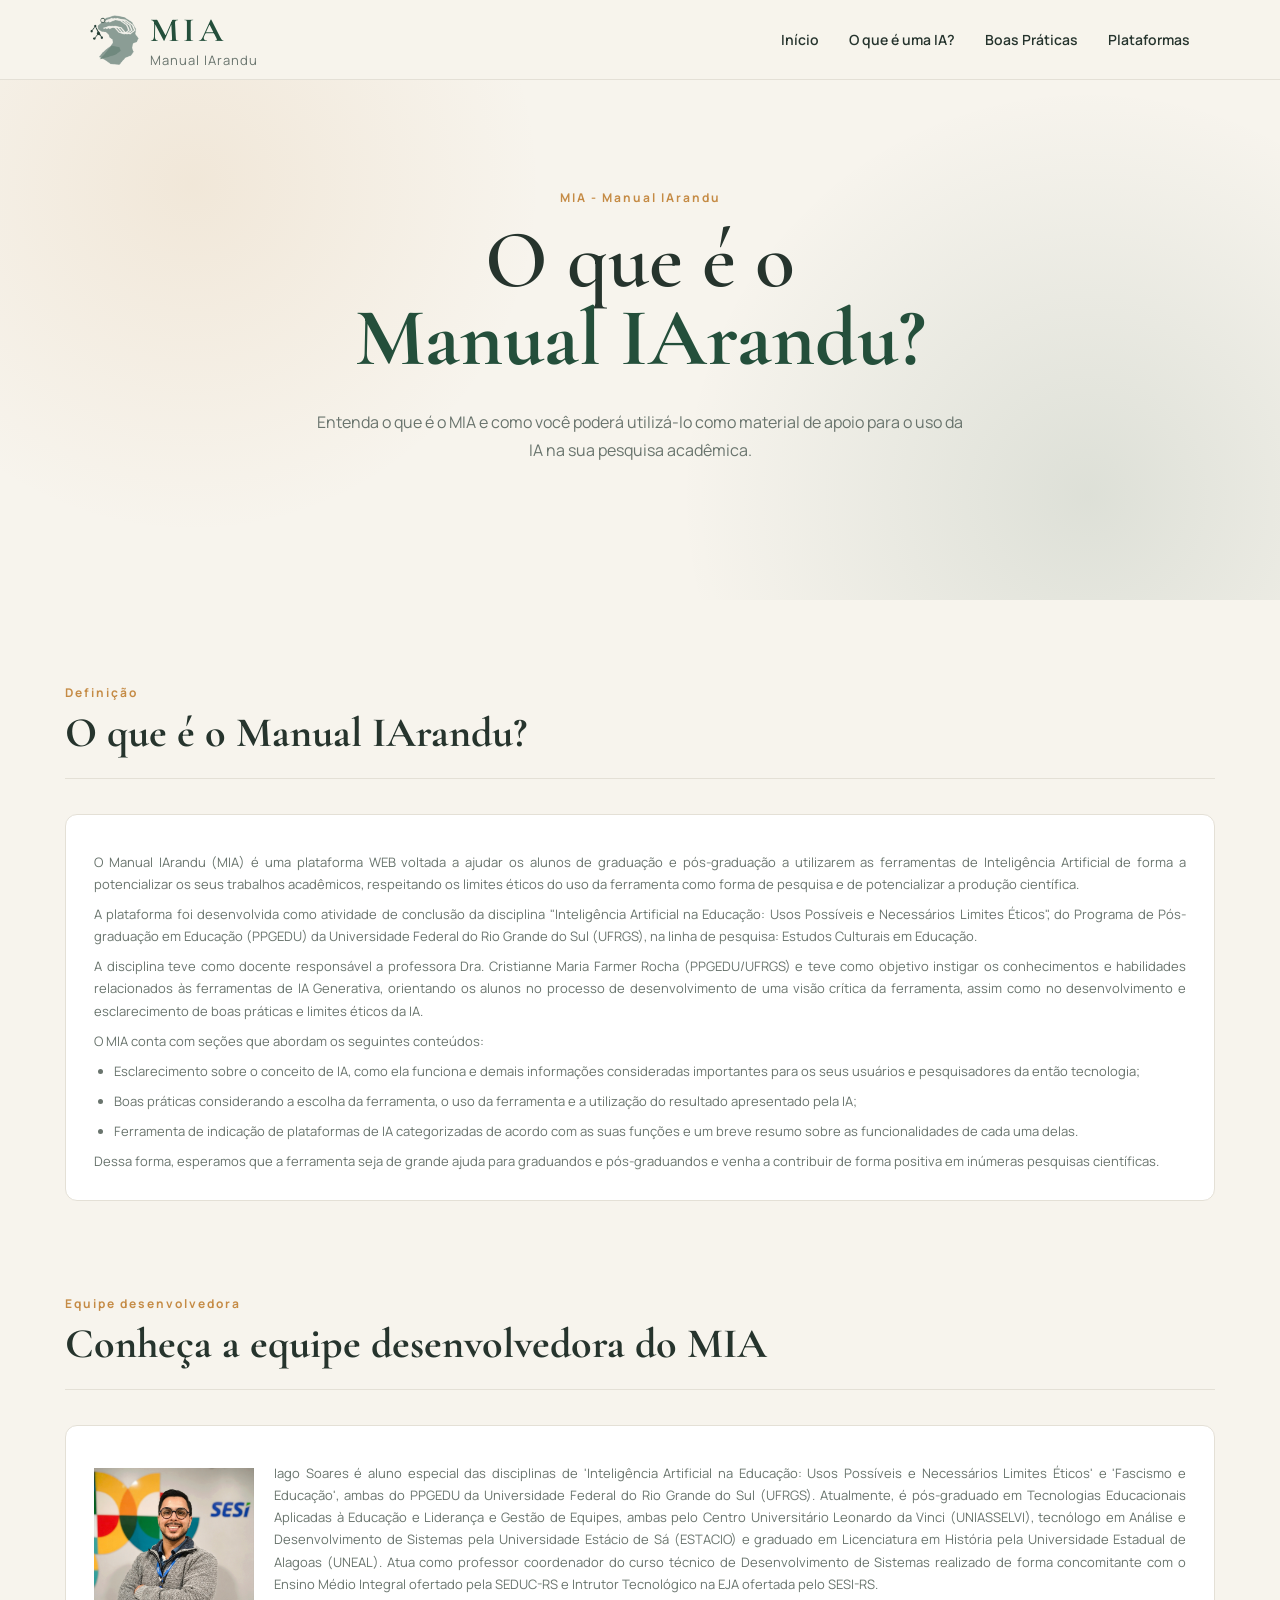
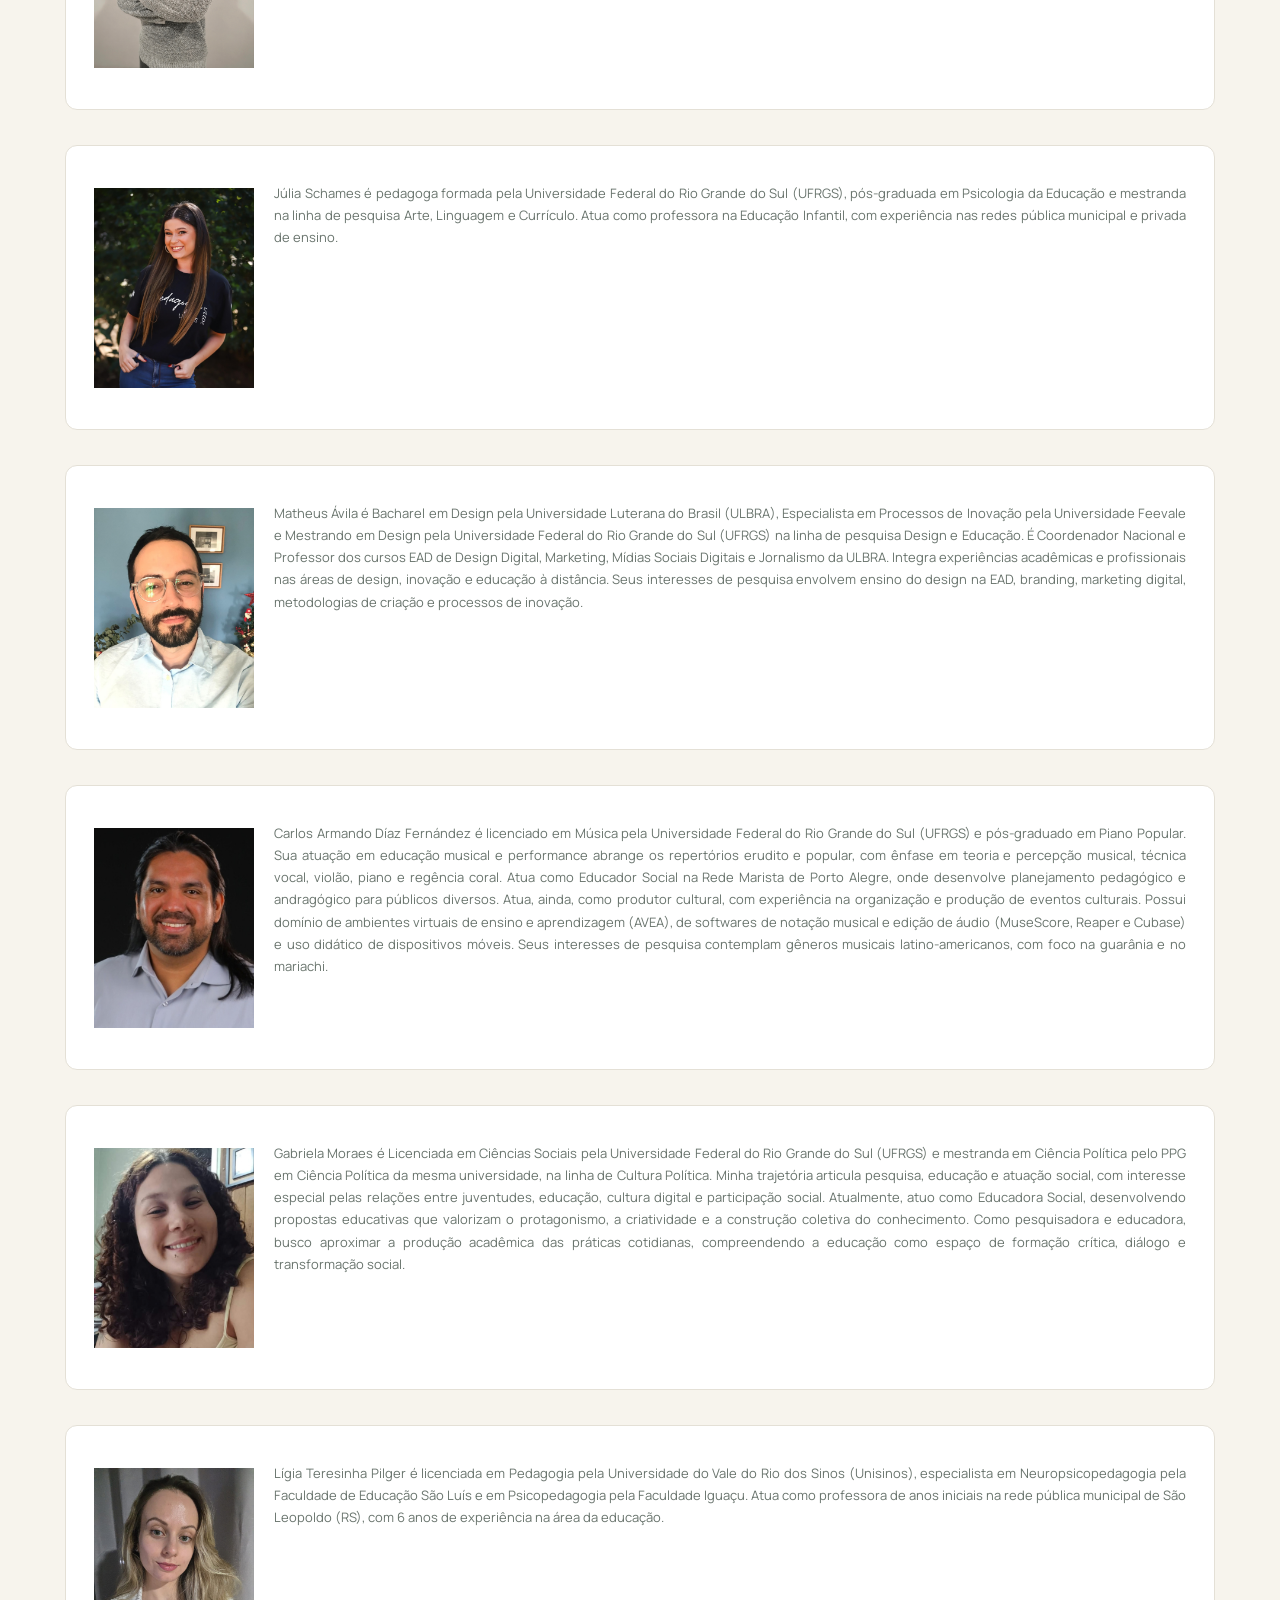
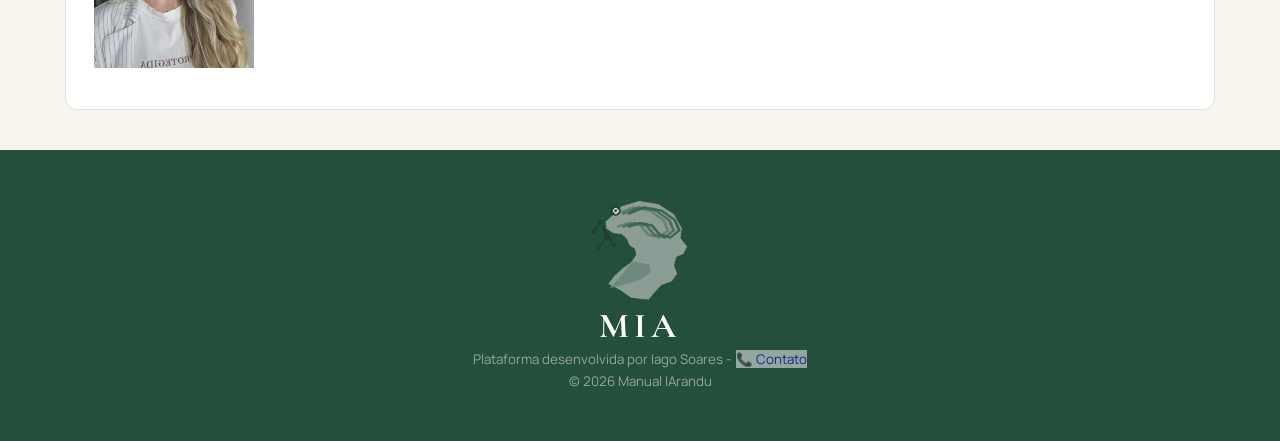
<file: index.html>
<!DOCTYPE html>
<html lang="pt-BR">

<head>

    <meta charset="UTF-8">
    <meta name="viewport" content="width=device-width, initial-scale=1.0">

    <title>MIA | Início</title>

    <link rel="preconnect" href="https://fonts.googleapis.com">
    <link rel="preconnect" href="https://fonts.gstatic.com" crossorigin>
    <link href="https://fonts.googleapis.com/css2?family=Cormorant+Garamond:wght@500;600;700&family=Manrope:wght@400;500;600;700&display=swap" rel="stylesheet">
    <link rel="icon" type="image/png" href="imagens/logo.png">
    <link rel="stylesheet" href="style.css">

    <script src="js/menu.js" defer></script>

</head>

<body>

    <!-- =====================================================================================================================================
    Cabeçalho      Cabeçalho      Cabeçalho      Cabeçalho     Cabeçalho     Cabeçalho     Cabeçalho     Cabeçalho     Cabeçalho     Cabeçalho     
    ====================================================================================================================================== -->

    <header>

        <div class="logo">

            <a href="index.html">

                <img src="imagens/logo.png" alt="Logo do Manual IArandu.">

                <div class="logo-text">

                    <h2>MIA</h2>

                    <span>Manual IArandu</span>

                </div>

            </a>

        </div>

        <button class="menu-toggle" id="menuToggle" aria-label="Abrir menu">☰</button>
        
        <nav id="menu">

            <a href="index.html">Início</a>
            <a href="o-que-e-uma-ia.html">O que é uma IA?</a>
            <a href="boas-praticas.html">Boas Práticas</a>
            <a href="plataformas.html">Plataformas</a>

        </nav>

    </header>

    <!-- =====================================================================================================================================
    Conteúdo da página      Conteúdo da página      Conteúdo da página      Conteúdo da página      Conteúdo da página      Conteúdo da página          
    ====================================================================================================================================== -->

    <main>

        <!------------------------------------------------------------ Primera seção ------------------------------------------------------------>

        <section class="hero">

            <div class="hero-content">

                <span class="tag">MIA - Manual IArandu</span>

                <h1>
                    O que é o
                    <strong>Manual IArandu?</strong>
                </h1>

                <p>Entenda o que é o MIA e como você poderá utilizá-lo como 
                    material de apoio para o uso da IA na sua pesquisa acadêmica.
                </p>

            </div>

        </section>

        <!------------------------------------------------------------ Segunda seção ------------------------------------------------------------>

        <section class="categorias">

            <!-- Título da segunda seção -->

            <div class="cabecalho-resultados">

                <div>

                    <span>Definição</span>

                    <h2>O que é o Manual IArandu?</h2>

                </div>

            </div>

            <!-- Texto da segunda seção -->

            <div class="card" style="margin-top: 35px;">

                <p>
                    O Manual IArandu (MIA) é uma plataforma WEB voltada a ajudar os alunos de graduação e pós-graduação a utilizarem as ferramentas de 
                    Inteligência Artificial de forma a potencializar os seus trabalhos acadêmicos, respeitando os limites éticos do uso da ferramenta 
                    como forma de pesquisa e de potencializar a produção científica.
                </p>

                <p>
                    A plataforma foi desenvolvida como atividade de conclusão da disciplina "Inteligência Artificial na Educação: Usos Possíveis e 
                    Necessários Limites Éticos", do Programa de Pós-graduação em Educação (PPGEDU) da Universidade Federal do Rio Grande do Sul (UFRGS), 
                    na linha de pesquisa: Estudos Culturais em Educação.
                </p>

                <p>
                    A disciplina teve como docente responsável a professora Dra. Cristianne Maria Farmer Rocha (PPGEDU/UFRGS) e teve como objetivo instigar 
                    os conhecimentos e habilidades relacionados às ferramentas de IA Generativa, orientando os alunos no processo de desenvolvimento de uma 
                    visão crítica da ferramenta, assim como no desenvolvimento e esclarecimento de boas práticas e limites éticos da IA.
                </p>

                <p>
                    O MIA conta com seções que abordam os seguintes conteúdos:
                </p>

                <ul>

                    <li>
                        Esclarecimento sobre o conceito de IA, como ela funciona e demais informações consideradas importantes para os seus usuários e 
                        pesquisadores da então tecnologia;
                    </li>

                    <li>
                        Boas práticas considerando a escolha da ferramenta, o uso da ferramenta e a utilização do resultado apresentado pela IA;

                    </li>

                    <li>
                        Ferramenta de indicação de plataformas de IA categorizadas de acordo com as suas funções e um breve resumo sobre as funcionalidades 
                        de cada uma delas.
                    </li>

                </ul>

                <p>
                    Dessa forma, esperamos que a ferramenta seja de grande ajuda para graduandos e pós-graduandos e venha a contribuir de forma positiva 
                    em inúmeras pesquisas científicas.

                </p>

            </div>

        </section>

        <!------------------------------------------------------------ Terceira seção ------------------------------------------------------------>

        <section class="categorias-menor-padding">

            <!-- Título da terceira seção -->

            <div class="cabecalho-resultados">

                <div>

                    <span>Equipe desenvolvedora</span>

                    <h2>Conheça a equipe desenvolvedora do MIA</h2>

                </div>

            </div>

            <!-- Texto da terceira seção -->

            <div class="equipe-desenvolvedora" style="margin-top: 35px;">

                <img src="imagens/iago.png" 
                    alt="Imagem de um(a) dos(as) componentes da equipe desenvolvedora (Iago Soares)." 
                    height="200px">

                <p>
                    Iago Soares é aluno especial das disciplinas de 
                    'Inteligência Artificial na Educação: Usos Possíveis e Necessários Limites Éticos' 
                    e 'Fascismo e Educação', ambas do PPGEDU da Universidade Federal do Rio Grande do 
                    Sul (UFRGS). Atualmente, é pós-graduado em Tecnologias Educacionais Aplicadas à 
                    Educação e Liderança e Gestão de Equipes, ambas pelo Centro Universitário Leonardo 
                    da Vinci (UNIASSELVI), tecnólogo em Análise e Desenvolvimento de Sistemas pela 
                    Universidade Estácio de Sá (ESTACIO) e graduado em Licenciatura em História pela 
                    Universidade Estadual de Alagoas (UNEAL). Atua como professor coordenador do curso
                    técnico de Desenvolvimento de Sistemas realizado de forma concomitante com o Ensino Médio
                    Integral ofertado pela SEDUC-RS e Intrutor Tecnológico na EJA ofertada pelo SESI-RS.
                </p>

            </div>

            <div class="equipe-desenvolvedora" style="margin-top: 35px;">

                <img src="imagens/julia.png" 
                    alt="Imagem de um(a) dos(as) componentes da equipe desenvolvedora (Júlia Schames)." 
                    height="200px">

                <p>
                    Júlia Schames é pedagoga formada pela Universidade Federal do Rio Grande do Sul (UFRGS), 
                    pós-graduada em Psicologia da Educação e mestranda na linha de pesquisa Arte, Linguagem 
                    e Currículo. Atua como professora na Educação Infantil, com experiência nas redes pública 
                    municipal e privada de ensino.
                </p>

            </div>

            <div class="equipe-desenvolvedora" style="margin-top: 35px;">

                <img src="imagens/matheus.png" 
                    alt="Imagem de um(a) dos(as) componentes da equipe desenvolvedora (Júlia Schames)." 
                    height="200px">

                <p>
                    Matheus Ávila é Bacharel em Design pela Universidade Luterana do Brasil (ULBRA), Especialista 
                    em Processos de Inovação pela Universidade Feevale e Mestrando em Design pela Universidade Federal 
                    do Rio Grande do Sul (UFRGS) na linha de pesquisa Design e Educação. É Coordenador Nacional e 
                    Professor dos cursos EAD de Design Digital, Marketing, Mídias Sociais Digitais e Jornalismo da 
                    ULBRA. Integra experiências acadêmicas e profissionais nas áreas de design, inovação e educação 
                    à distância. Seus interesses de pesquisa envolvem ensino do design na EAD, branding, marketing 
                    digital, metodologias de criação e processos de inovação.
                </p>

            </div>

            <div class="equipe-desenvolvedora" style="margin-top: 35px;">

                <img src="imagens/carlos.png" 
                    alt="Imagem de um(a) dos(as) componentes da equipe desenvolvedora (Júlia Schames)." 
                    height="200px">

                <p>
                    Carlos Armando Díaz Fernández é licenciado em Música pela Universidade Federal do Rio Grande do Sul (UFRGS) e pós-graduado em 
                    Piano Popular. Sua atuação em educação musical e performance abrange os repertórios erudito e 
                    popular, com ênfase em teoria e percepção musical, técnica vocal, violão, piano e regência 
                    coral. Atua como Educador Social na Rede Marista de Porto Alegre, onde desenvolve planejamento 
                    pedagógico e andragógico para públicos diversos. Atua, ainda, como produtor cultural, com 
                    experiência na organização e produção de eventos culturais. Possui domínio de ambientes 
                    virtuais de ensino e aprendizagem (AVEA), de softwares de notação musical e edição de áudio 
                    (MuseScore, Reaper e Cubase) e uso didático de dispositivos móveis. Seus interesses de pesquisa 
                    contemplam gêneros musicais latino-americanos, com foco na guarânia e no mariachi.
                </p>

            </div>

            <div class="equipe-desenvolvedora" style="margin-top: 35px;">

                <img src="imagens/gabi.png" 
                    alt="Imagem de um(a) dos(as) componentes da equipe desenvolvedora (Gabriela Moares)." 
                    height="200px">

                <p>
                    Gabriela Moraes é Licenciada em Ciências Sociais pela Universidade Federal do Rio Grande do Sul 
                    (UFRGS) e mestranda em Ciência Política pelo PPG em Ciência Política da mesma universidade, na linha 
                    de Cultura Política. Minha trajetória articula pesquisa, educação e atuação social, com interesse 
                    especial pelas relações entre juventudes, educação, cultura digital e participação social. 
                    Atualmente, atuo como Educadora Social, desenvolvendo propostas educativas que valorizam o 
                    protagonismo, a criatividade e a construção coletiva do conhecimento. Como pesquisadora e educadora, 
                    busco aproximar a produção acadêmica das práticas cotidianas, compreendendo a educação como espaço 
                    de formação crítica, diálogo e transformação social. 
                </p>

            </div>

            <div class="equipe-desenvolvedora" style="margin-top: 35px;">

                <img src="imagens/ligia.png" 
                    alt="Imagem de um(a) dos(as) componentes da equipe desenvolvedora (Lígia Pilger)." 
                    height="200px">

                <p>
                    Lígia Teresinha Pilger é licenciada em Pedagogia pela Universidade do Vale do Rio dos Sinos 
                    (Unisinos), especialista em Neuropsicopedagogia pela Faculdade de Educação São Luís e em 
                    Psicopedagogia pela Faculdade Iguaçu. Atua como professora de anos iniciais na rede pública 
                    municipal de São Leopoldo (RS), com 6 anos de experiência na área da educação.
                </p>

            </div>

        </section>

    </main>

    <!-- =====================================================================================================================================
    Rodapé     Rodapé     Rodapé     Rodapé     Rodapé     Rodapé     Rodapé     Rodapé     Rodapé     Rodapé     Rodapé     Rodapé     Rodapé
    ====================================================================================================================================== -->

    <footer>

        <img src="imagens/logo.png" alt="Logo do Manual IArandu.">

        <h2>MIA</h2>

        <small>Plataforma desenvolvida por Iago Soares - <a href="https://wa.me/5551986822027" target="_blank">📞 Contato </a>  </small> 
        <br>
        <small>© 2026 Manual IArandu</small>

    </footer>

</body>

</html>
</html>
</file>
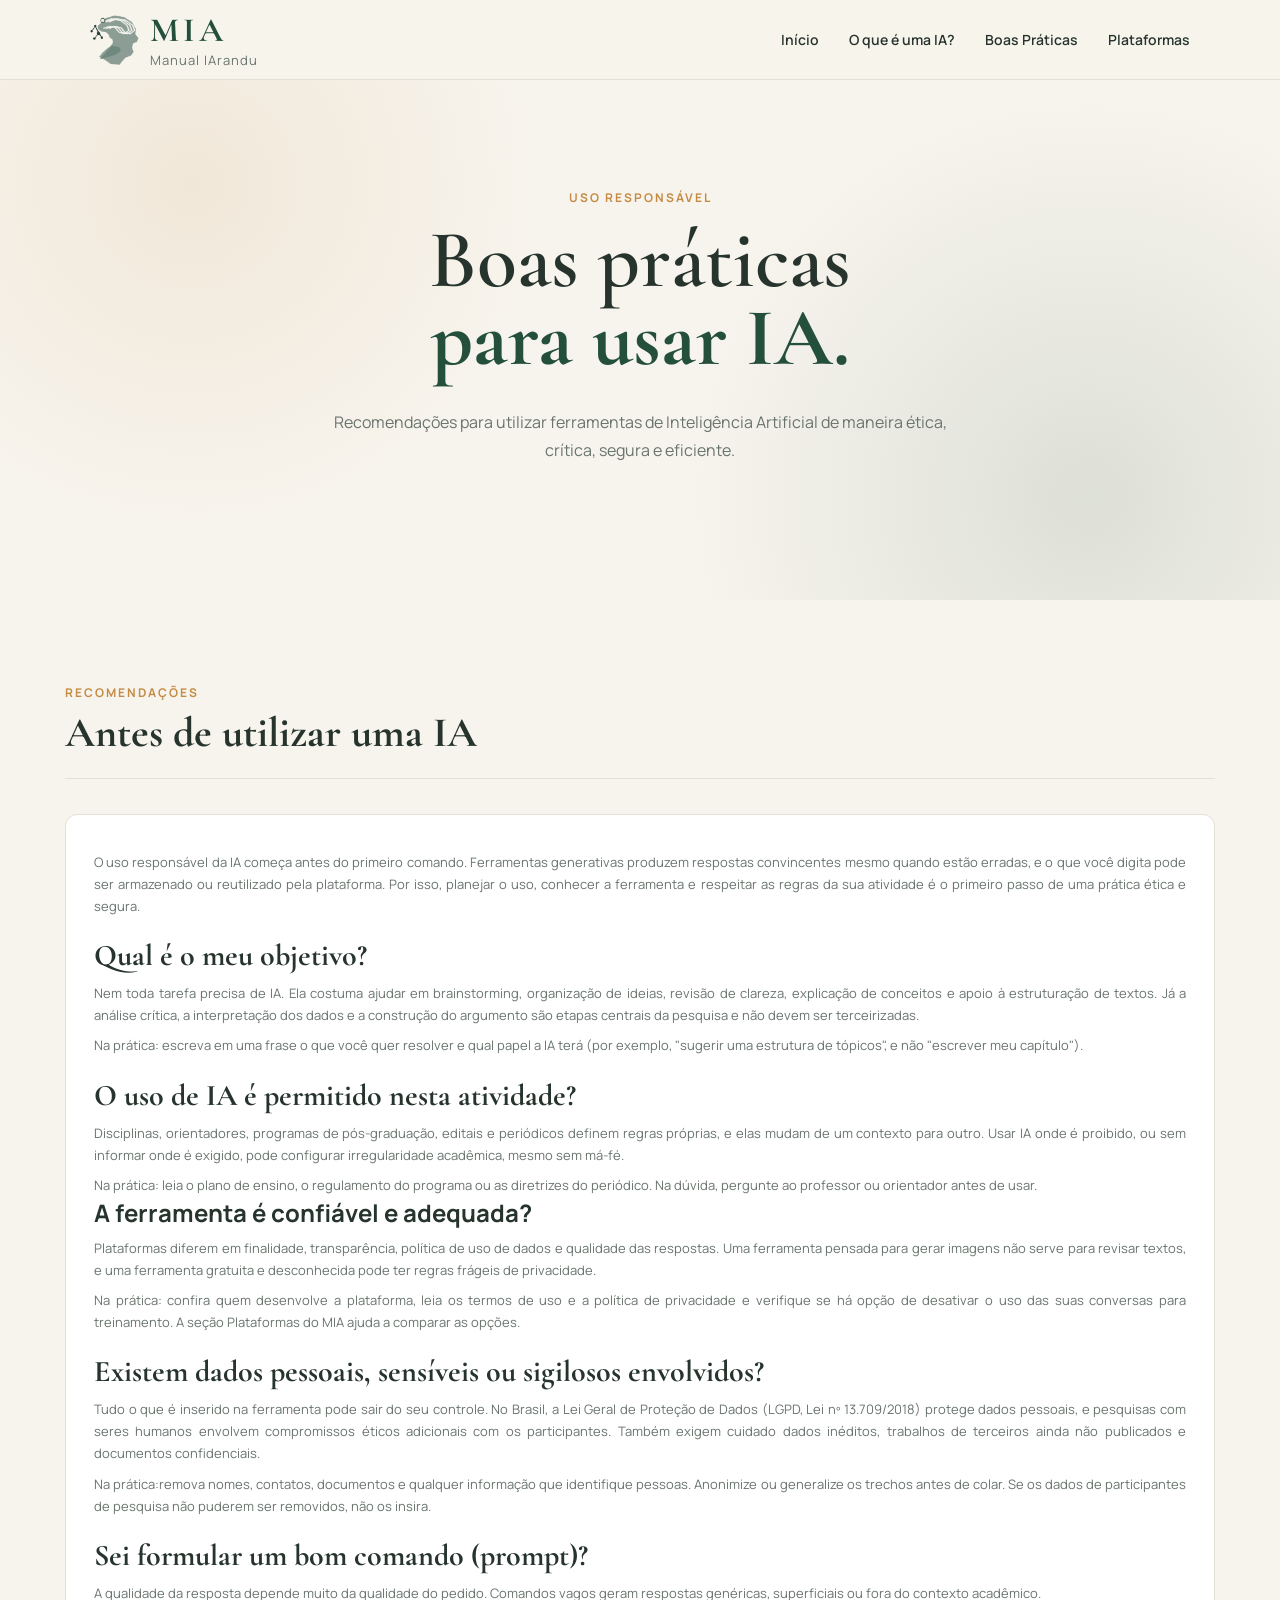
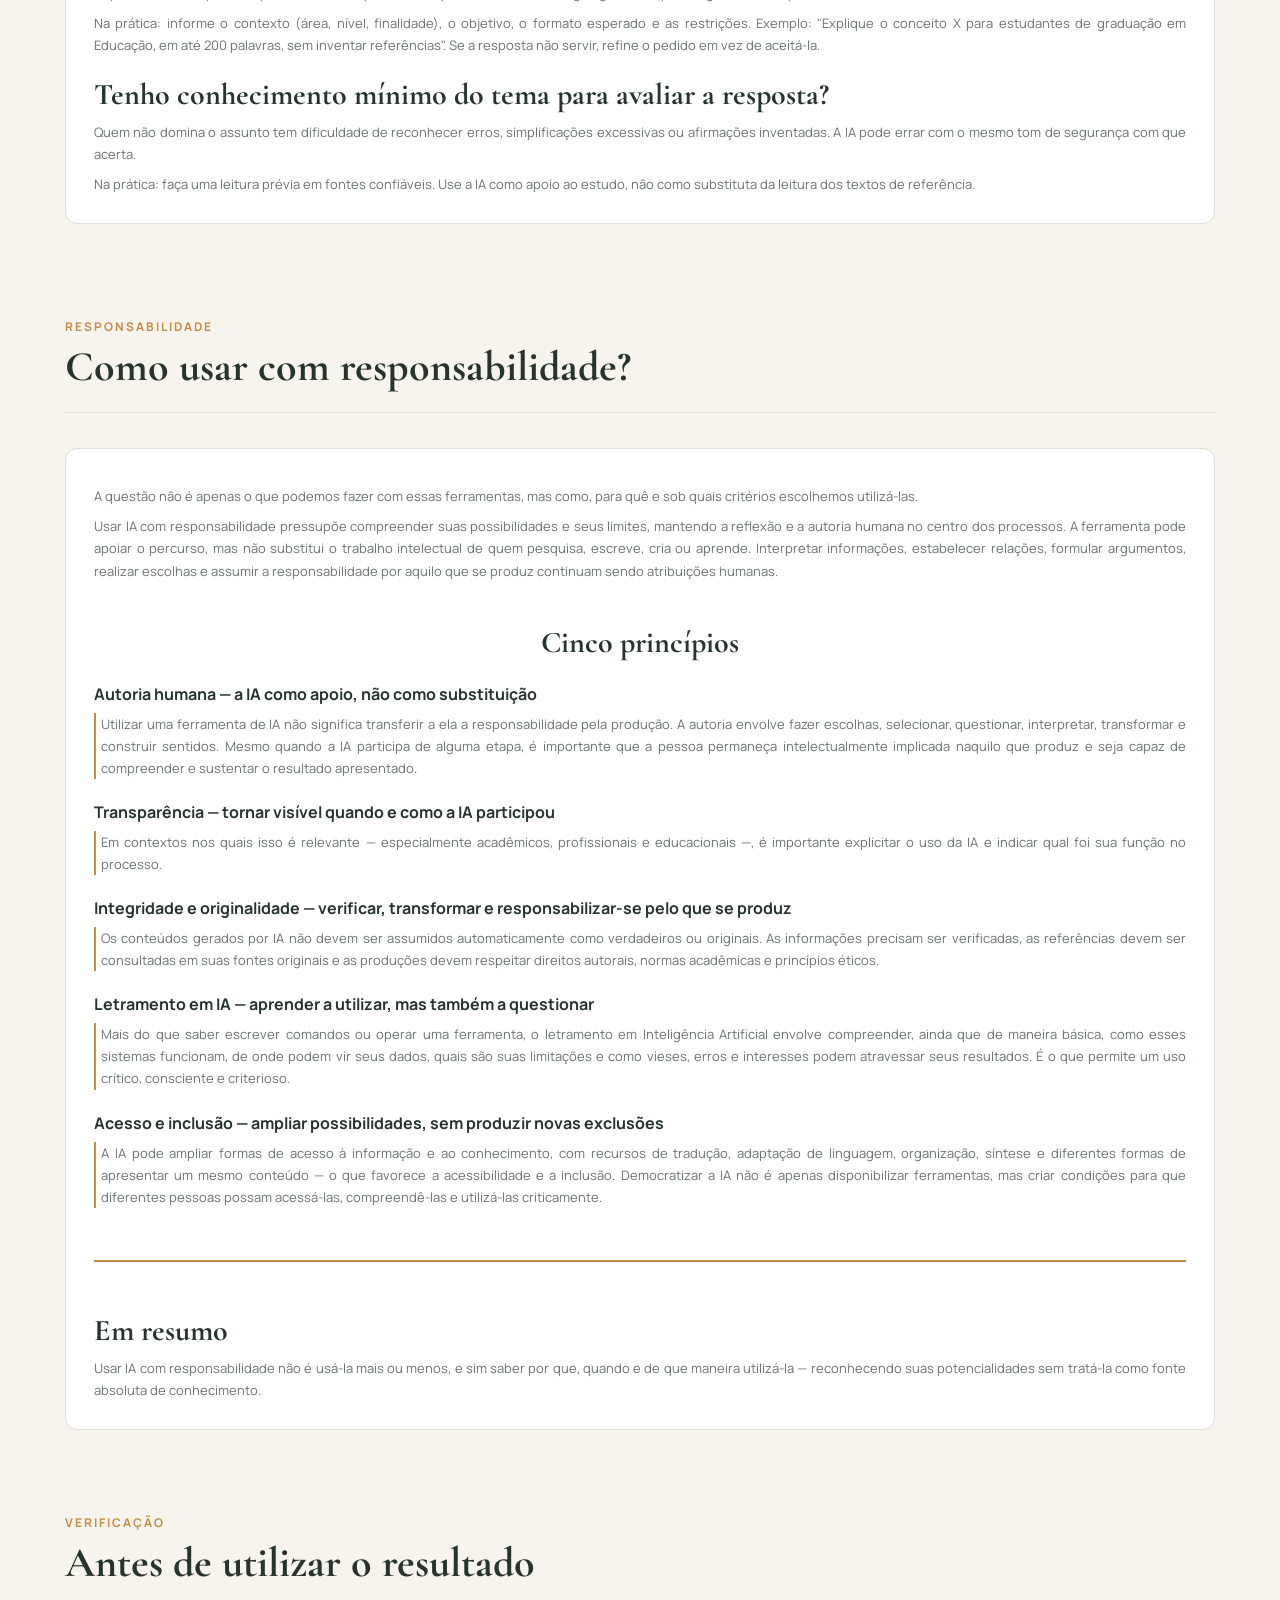
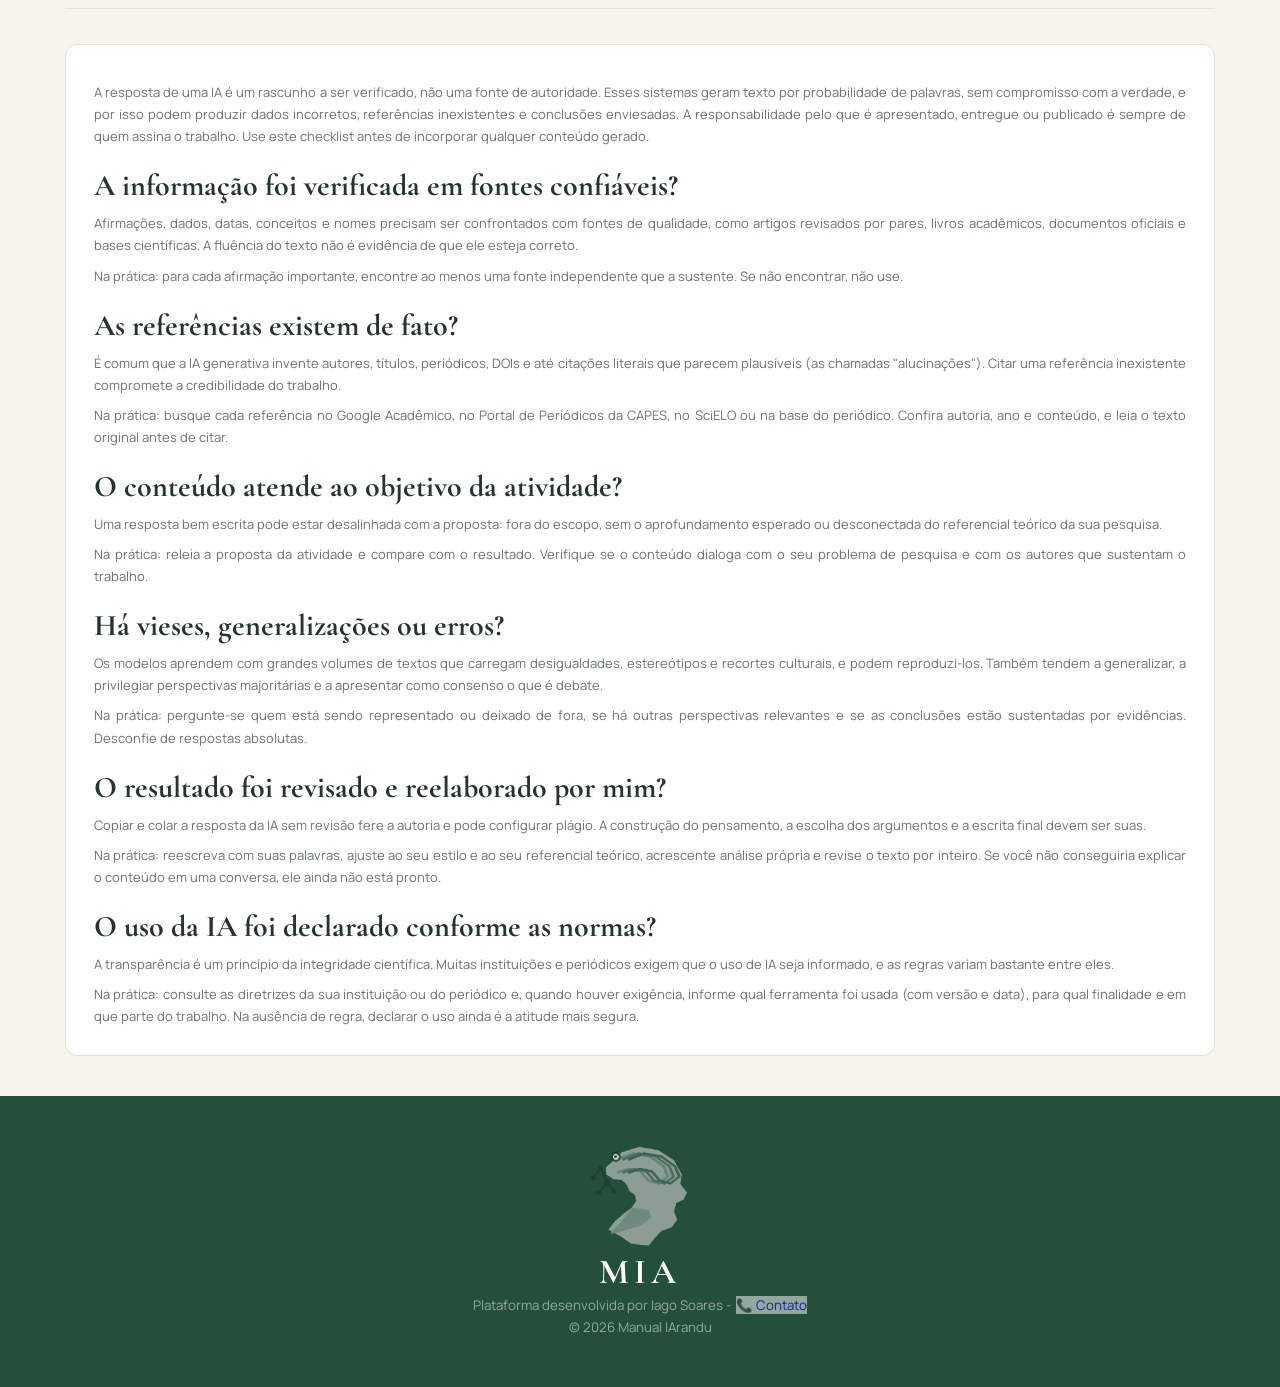
<file: boas-praticas.html>
<!DOCTYPE html>
<html lang="pt-BR">

<head>

    <meta charset="UTF-8">
    <meta name="viewport" content="width=device-width, initial-scale=1.0">

    <title>MIA | Boas Práticas</title>

    <link rel="preconnect" href="https://fonts.googleapis.com">
    <link rel="preconnect" href="https://fonts.gstatic.com" crossorigin>
    <link href="https://fonts.googleapis.com/css2?family=Cormorant+Garamond:wght@500;600;700&family=Manrope:wght@400;500;600;700&display=swap" rel="stylesheet">
    <link rel="icon" type="image/png" href="imagens/logo.png">
    <link rel="stylesheet" href="style.css">

    <script src="js/menu.js" defer></script>

</head>

<body>

    <!-- =====================================================================================================================================
    Cabeçalho      Cabeçalho      Cabeçalho      Cabeçalho     Cabeçalho     Cabeçalho     Cabeçalho     Cabeçalho     Cabeçalho     Cabeçalho     
    ====================================================================================================================================== -->

    <header>

        <div class="logo">

            <a href="index.html">

                <img src="imagens/logo.png" alt="Logo do Manual IArandu.">

                <div class="logo-text">

                    <h2>MIA</h2>

                    <span>Manual IArandu</span>

                </div>

            </a>

        </div>

        <button class="menu-toggle" id="menuToggle" aria-label="Abrir menu">☰</button>
        
        <nav id="menu">

            <a href="index.html">Início</a>
            <a href="o-que-e-uma-ia.html">O que é uma IA?</a>
            <a href="boas-praticas.html">Boas Práticas</a>
            <a href="plataformas.html">Plataformas</a>

        </nav>

    </header>

    <!-- =====================================================================================================================================
    Conteúdo da página      Conteúdo da página      Conteúdo da página      Conteúdo da página      Conteúdo da página      Conteúdo da página          
    ====================================================================================================================================== -->

    <main>

      <!------------------------------------------------------------ Primera seção ------------------------------------------------------------>

        <section class="hero">

            <div class="hero-content">

                <span class="tag">
                    USO RESPONSÁVEL
                </span>

                <h1>
                    Boas práticas
                    <strong>para usar IA.</strong>
                </h1>

                <p>
                    Recomendações para utilizar ferramentas de Inteligência
                    Artificial de maneira ética, crítica, segura e eficiente.
                </p>

            </div>

        </section>

      <!------------------------------------------------------------ Segunda seção ------------------------------------------------------------>
        
        <section class="categorias">

            <!-- Título da segunda seção -->

            <div class="titulo-secao">

                <span>RECOMENDAÇÕES</span>

                <h2>Antes de utilizar uma IA</h2>

            </div>

            <!-- Título da segunda seção -->

            <div class="card" style="margin-top: 35px;">

                <p>
                    O uso responsável da IA começa antes do primeiro comando. Ferramentas generativas produzem respostas convincentes mesmo quando estão erradas, e o que você 
                    digita pode ser armazenado ou reutilizado pela plataforma. Por isso, planejar o uso, conhecer a ferramenta e respeitar as regras da sua atividade é o 
                    primeiro passo de uma prática ética e segura.
                </p>
                
                <h3>Qual é o meu objetivo?</h3>

                <p>
                    Nem toda tarefa precisa de IA. Ela costuma ajudar em brainstorming, organização de ideias, revisão de clareza, explicação de conceitos e apoio à estruturação 
                    de textos. Já a análise crítica, a interpretação dos dados e a construção do argumento são etapas centrais da pesquisa e não devem ser terceirizadas.
                </p>

                <p>
                    Na prática: escreva em uma frase o que você quer resolver e qual papel a IA terá (por exemplo, "sugerir uma estrutura de tópicos", e não "escrever 
                    meu capítulo").
                </p>

                <h3>O uso de IA é permitido nesta atividade?</h3>

                <p>
                    Disciplinas, orientadores, programas de pós-graduação, editais e periódicos definem regras próprias, e elas mudam de um contexto para outro. Usar IA onde é 
                    proibido, ou sem informar onde é exigido, pode configurar irregularidade acadêmica, mesmo sem má-fé.
                </p>

                <p>
                    Na prática: leia o plano de ensino, o regulamento do programa ou as diretrizes do periódico. Na dúvida, pergunte ao professor ou orientador antes de usar.
                </p>

                <h2>A ferramenta é confiável e adequada?</h2>

                <p>
                    Plataformas diferem em finalidade, transparência, política de uso de dados e qualidade das respostas. Uma ferramenta pensada para gerar imagens não serve para 
                    revisar textos, e uma ferramenta gratuita e desconhecida pode ter regras frágeis de privacidade.
                </p>

                <p>
                    Na prática: confira quem desenvolve a plataforma, leia os termos de uso e a política de privacidade e verifique se há opção de desativar o uso das suas conversas 
                    para treinamento. A seção Plataformas do MIA ajuda a comparar as opções.
                </p>

                <h3>Existem dados pessoais, sensíveis ou sigilosos envolvidos?</h3>

                <p>
                    Tudo o que é inserido na ferramenta pode sair do seu controle. No Brasil, a Lei Geral de Proteção de Dados (LGPD, Lei nº 13.709/2018) protege dados pessoais, e 
                    pesquisas com seres humanos envolvem compromissos éticos adicionais com os participantes. Também exigem cuidado dados inéditos, trabalhos de terceiros ainda não 
                    publicados e documentos confidenciais.
                </p>

                <p>
                    Na prática:remova nomes, contatos, documentos e qualquer informação que identifique pessoas. Anonimize ou generalize os trechos antes de colar. Se os dados de 
                    participantes de pesquisa não puderem ser removidos, não os insira.
                </p>

                <h3>Sei formular um bom comando (prompt)?</h3>

                <p>A qualidade da resposta depende muito da qualidade do pedido. Comandos vagos geram respostas genéricas, superficiais ou fora do contexto acadêmico.</p>

                <p>
                    Na prática: informe o contexto (área, nível, finalidade), o objetivo, o formato esperado e as restrições. Exemplo: "Explique o conceito X para estudantes de graduação em 
                    Educação, em até 200 palavras, sem inventar referências". Se a resposta não servir, refine o pedido em vez de aceitá-la.
                </p>

                <h3>Tenho conhecimento mínimo do tema para avaliar a resposta?</h3>

                <p>
                    Quem não domina o assunto tem dificuldade de reconhecer erros, simplificações excessivas ou afirmações inventadas. A IA pode errar com o mesmo tom de segurança com 
                    que acerta.
                </p>

                <p>Na prática: faça uma leitura prévia em fontes confiáveis. Use a IA como apoio ao estudo, não como substituta da leitura dos textos de referência.</p>

            </div>

        </section>

        <!------------------------------------------------------------ Terceira seção ------------------------------------------------------------>

        <section class="padding-definicao-categorias">

            <!-- Título da terceira seção -->

            <div class="titulo-secao">

                <span>RESPONSABILIDADE</span>

                <h2>Como usar com responsabilidade?</h2>

            </div>

            <!-- Conteúdo da terceira seção -->

            <div class="card" style="margin-top: 35px;">

                <p>
                    A questão não é apenas o que podemos fazer com essas ferramentas, mas como, 
                    para quê e sob quais critérios escolhemos utilizá-las.
                </p>

                <p>
                    Usar IA com responsabilidade pressupõe compreender suas possibilidades e seus 
                    limites, mantendo a reflexão e a autoria humana no centro dos processos. A 
                    ferramenta pode apoiar o percurso, mas não substitui o trabalho intelectual de 
                    quem pesquisa, escreve, cria ou aprende. Interpretar informações, estabelecer 
                    relações, formular argumentos, realizar escolhas e assumir a responsabilidade 
                    por aquilo que se produz continuam sendo atribuições humanas.
                </p>

                <br>

                <h3 style="text-align: center;">Cinco princípios</h3>

                <br>

                <h4>Autoria humana — a IA como apoio, não como substituição</h4>

                <p style="border-left: 2px solid var(--dourado); padding-left: 5px;">
                    Utilizar uma ferramenta de IA não significa transferir a ela a responsabilidade 
                    pela produção. A autoria envolve fazer escolhas, selecionar, questionar, interpretar, 
                    transformar e construir sentidos. Mesmo quando a IA participa de alguma etapa, é 
                    importante que a pessoa permaneça intelectualmente implicada naquilo que produz e 
                    seja capaz de compreender e sustentar o resultado apresentado.
                </p>

                <br>

                <h4>Transparência — tornar visível quando e como a IA participou</h4>
                
                <p style="border-left: 2px solid var(--dourado); padding-left: 5px;">
                    Em contextos nos quais isso é relevante — especialmente acadêmicos, profissionais e 
                    educacionais —, é importante explicitar o uso da IA e indicar qual foi sua função 
                    no processo.
                </p>

                <br>

                <h4>Integridade e originalidade — verificar, transformar e responsabilizar-se pelo que se produz</h4>
                
                <p style="border-left: 2px solid var(--dourado); padding-left: 5px;">
                    Os conteúdos gerados por IA não devem ser assumidos automaticamente como verdadeiros ou originais. 
                    As informações precisam ser verificadas, as referências devem ser consultadas em suas fontes originais 
                    e as produções devem respeitar direitos autorais, normas acadêmicas e princípios éticos.
                </p>

                <br>

                <h4>Letramento em IA — aprender a utilizar, mas também a questionar</h4>
                
                <p style="border-left: 2px solid var(--dourado); padding-left: 5px;">
                    Mais do que saber escrever comandos ou operar uma ferramenta, o letramento em Inteligência 
                    Artificial envolve compreender, ainda que de maneira básica, como esses sistemas funcionam, 
                    de onde podem vir seus dados, quais são suas limitações e como vieses, erros e interesses 
                    podem atravessar seus resultados. É o que permite um uso crítico, consciente e criterioso.
                </p>
    
                <br>

                <h4>Acesso e inclusão — ampliar possibilidades, sem produzir novas exclusões</h4>
                
                <p style="border-left: 2px solid var(--dourado); padding-left: 5px;">
                    A IA pode ampliar formas de acesso à informação e ao conhecimento, com recursos de tradução, 
                    adaptação de linguagem, organização, síntese e diferentes formas de apresentar um mesmo 
                    conteúdo — o que favorece a acessibilidade e a inclusão. Democratizar a IA não é apenas 
                    disponibilizar ferramentas, mas criar condições para que diferentes pessoas possam acessá-las, 
                    compreendê-las e utilizá-las criticamente.
                </p>

                <br>

                <hr>

                <h3>Em resumo</h3>

                <p>
                    Usar IA com responsabilidade não é usá-la mais ou menos, e sim saber por que, quando e de que 
                    maneira utilizá-la — reconhecendo suas potencialidades sem tratá-la como fonte absoluta de 
                    conhecimento.
                </p>
            
            </div>

        </section>

        <!------------------------------------------------------------ Quarta seção ------------------------------------------------------------>

        <section class="categorias">

            <!-- Título da quarta seção -->

            <div class="titulo-secao">

                <span>VERIFICAÇÃO</span>

                <h2>Antes de utilizar o resultado</h2>

            </div>

            <!-- Conteúdo da quarta seção -->

            <div class="card" style="margin-top: 35px;">

                <p>
                    A resposta de uma IA é um rascunho a ser verificado, não uma fonte de autoridade. Esses sistemas geram texto por probabilidade de palavras, sem compromisso com a verdade, 
                    e por isso podem produzir dados incorretos, referências inexistentes e conclusões enviesadas. A responsabilidade pelo que é apresentado, entregue ou publicado é sempre de 
                    quem assina o trabalho. Use este checklist antes de incorporar qualquer conteúdo gerado.
                </p>
                
                <h3>A informação foi verificada em fontes confiáveis?</h3>

                <p>
                    Afirmações, dados, datas, conceitos e nomes precisam ser confrontados com fontes de qualidade, como artigos revisados por pares, livros acadêmicos, documentos oficiais 
                    e bases científicas. A fluência do texto não é evidência de que ele esteja correto.
                </p>

                <p>Na prática: para cada afirmação importante, encontre ao menos uma fonte independente que a sustente. Se não encontrar, não use.</p>

                <h3>As referências existem de fato?</h3>

                <p>
                    É comum que a IA generativa invente autores, títulos, periódicos, DOIs e até citações literais que parecem plausíveis (as chamadas "alucinações"). Citar uma referência 
                    inexistente compromete a credibilidade do trabalho.
                </p>
                
                <p>
                    Na prática: busque cada referência no Google Acadêmico, no Portal de Periódicos da CAPES, no SciELO ou na base do periódico. Confira autoria, ano e conteúdo, e leia o 
                    texto original antes de citar.
                </p>
               
                <h3>O conteúdo atende ao objetivo da atividade?</h3>

                <p>Uma resposta bem escrita pode estar desalinhada com a proposta: fora do escopo, sem o aprofundamento esperado ou desconectada do referencial teórico da sua pesquisa.</p>

                <p>
                    Na prática: releia a proposta da atividade e compare com o resultado. Verifique se o conteúdo dialoga com o seu problema de pesquisa e com os autores que sustentam o 
                    trabalho.
                </p>

                <h3>Há vieses, generalizações ou erros?</h3>

                <p>
                    Os modelos aprendem com grandes volumes de textos que carregam desigualdades, estereótipos e recortes culturais, e podem reproduzi-los. Também tendem a generalizar, a 
                    privilegiar perspectivas majoritárias e a apresentar como consenso o que é debate.
                </p>

                <p>
                    Na prática: pergunte-se quem está sendo representado ou deixado de fora, se há outras perspectivas relevantes e se as conclusões estão sustentadas por evidências. 
                    Desconfie de respostas absolutas.
                </p>
                
                <h3>O resultado foi revisado e reelaborado por mim?</h3>

                <p>Copiar e colar a resposta da IA sem revisão fere a autoria e pode configurar plágio. A construção do pensamento, a escolha dos argumentos e a escrita final devem ser suas.</p>

                <p>
                    Na prática: reescreva com suas palavras, ajuste ao seu estilo e ao seu referencial teórico, acrescente análise própria e revise o texto por inteiro. Se você não conseguiria 
                    explicar o conteúdo em uma conversa, ele ainda não está pronto.
                </p>
                
                <h3>O uso da IA foi declarado conforme as normas?</h3>

                <p>A transparência é um princípio da integridade científica. Muitas instituições e periódicos exigem que o uso de IA seja informado, e as regras variam bastante entre eles.</p>
            
                <p>
                    Na prática: consulte as diretrizes da sua instituição ou do periódico e, quando houver exigência, informe qual ferramenta foi usada (com versão e data), para qual finalidade 
                    e em que parte do trabalho. Na ausência de regra, declarar o uso ainda é a atitude mais segura.
                </p>
            
            </div>

        </section>

    </main>

    <!-- =====================================================================================================================================
    Rodapé     Rodapé     Rodapé     Rodapé     Rodapé     Rodapé     Rodapé     Rodapé     Rodapé     Rodapé     Rodapé     Rodapé     Rodapé
    ====================================================================================================================================== -->

    <footer>

        <img src="imagens/logo.png" alt="Logo do Manual IArandu.">

        <h2>MIA</h2>

        <small>Plataforma desenvolvida por Iago Soares - <a href="https://wa.me/5551986822027" target="_blank">📞 Contato </a>  </small> 
        <br>
        <small>© 2026 Manual IArandu</small>

    </footer>



</body>

</html>
</html>
</file>
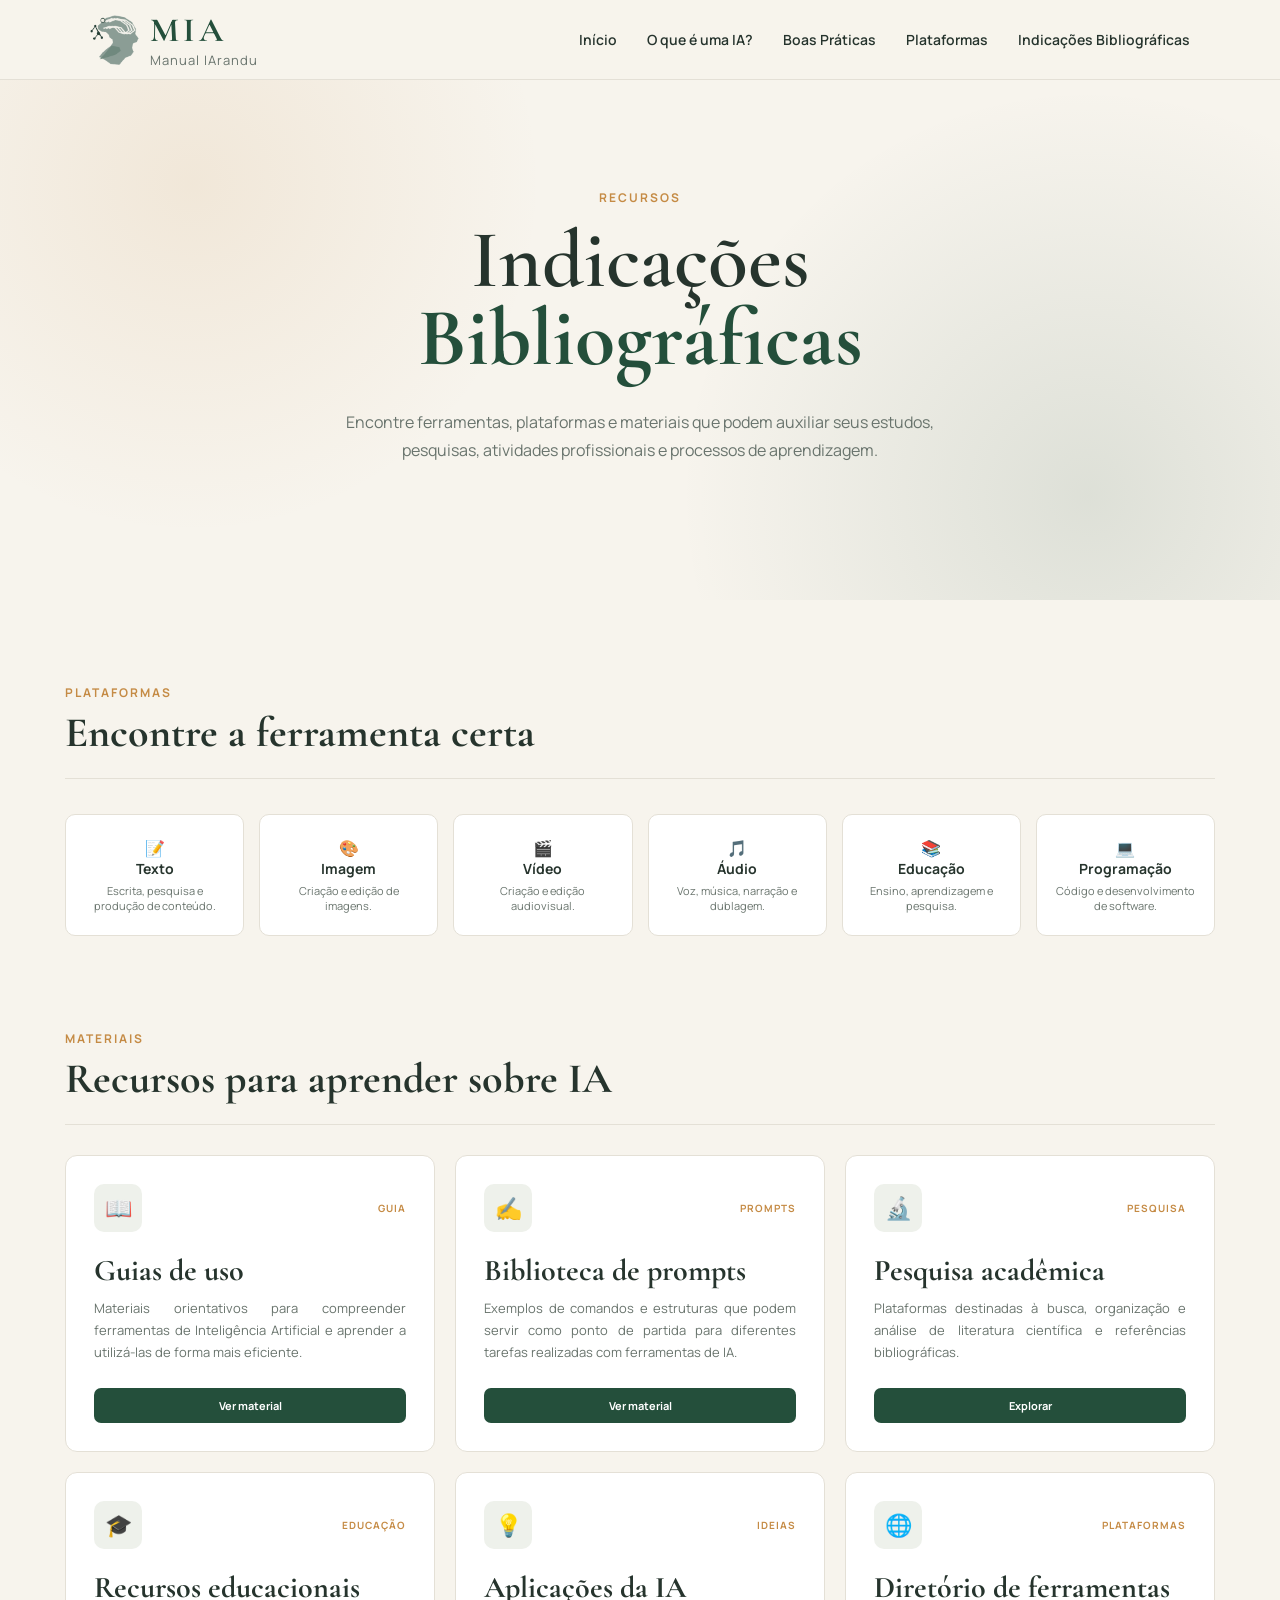
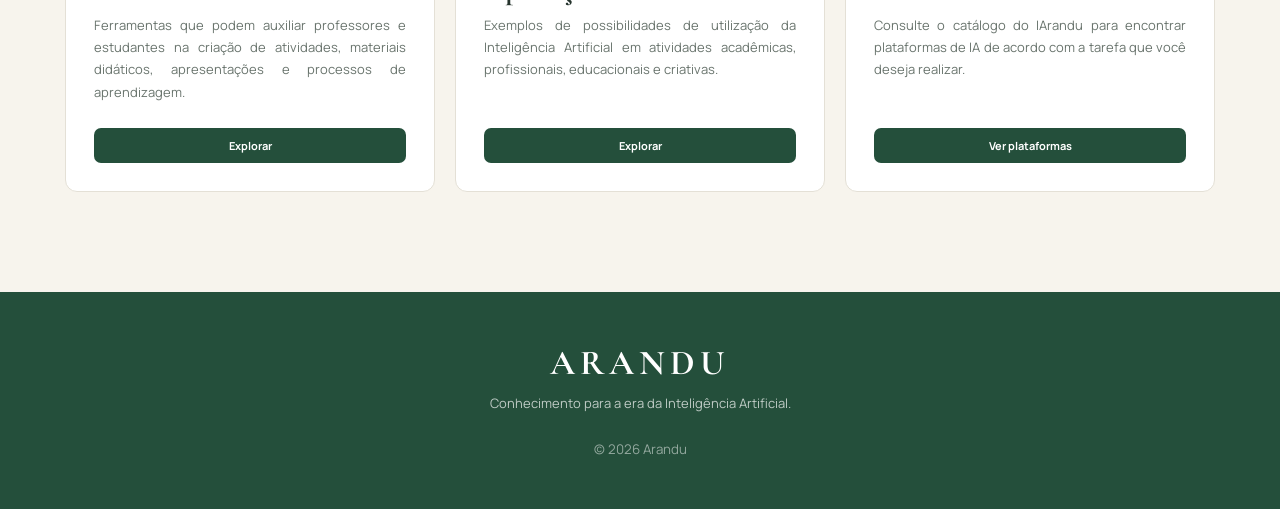
<file: indicacoes_bibliograficas.html>
<!DOCTYPE html>
<html lang="pt-BR">

<head>

    <meta charset="UTF-8">
    <meta name="viewport" content="width=device-width, initial-scale=1.0">

    <title>MIA | Indicações Bibliográficas</title>

    <link rel="preconnect" href="https://fonts.googleapis.com">
    <link rel="preconnect" href="https://fonts.gstatic.com" crossorigin>
    <link href="https://fonts.googleapis.com/css2?family=Cormorant+Garamond:wght@500;600;700&family=Manrope:wght@400;500;600;700&display=swap" rel="stylesheet">
    <link rel="icon" type="image/png" href="imagens/logo.png">
    <link rel="stylesheet" href="style.css">

    <script src="js/menu.js" defer></script>

</head>

<body>

    <!-- =====================================================================================================================================
    Cabeçalho      Cabeçalho      Cabeçalho      Cabeçalho     Cabeçalho     Cabeçalho     Cabeçalho     Cabeçalho     Cabeçalho     Cabeçalho     
    ====================================================================================================================================== -->

    <header>

        <div class="logo">

            <a href="index.html">

                <img src="imagens/logo.png" alt="Logo do Manual IArandu.">

                <div class="logo-text">

                    <h2>MIA</h2>

                    <span>Manual IArandu</span>

                </div>

            </a>

        </div>

        <button class="menu-toggle" id="menuToggle" aria-label="Abrir menu">☰</button>
        
        <nav id="menu">

            <a href="index.html">Início</a>
            <a href="o-que-e-uma-ia.html">O que é uma IA?</a>
            <a href="boas-praticas.html">Boas Práticas</a>
            <a href="plataformas.html">Plataformas</a>
            <a href="indicacoes_bibliograficas.html">Indicações Bibliográficas</a>

        </nav>

    </header>

    <!-- =====================================================================================================================================
    Conteúdo da página      Conteúdo da página      Conteúdo da página      Conteúdo da página      Conteúdo da página      Conteúdo da página          
    ====================================================================================================================================== -->

    <main>

        <section class="hero">

            <div class="hero-content">

                <span class="tag">
                    RECURSOS
                </span>

                <h1>
                    Indicações
                    <strong>Bibliográficas</strong>
                </h1>

                <p>
                    Encontre ferramentas, plataformas e materiais que podem
                    auxiliar seus estudos, pesquisas, atividades profissionais
                    e processos de aprendizagem.
                </p>

            </div>

        </section>

        <section class="categorias">

            <div class="titulo-secao">

                <span>PLATAFORMAS</span>

                <h2>Encontre a ferramenta certa</h2>

            </div>

            <div class="categorias-grid">

                <a
                    href="index.html#ferramentas"
                    class="categoria"
                    style="text-decoration: none; color: inherit;"
                >

                    <span class="emoji">📝</span>

                    <strong>
                        Texto
                    </strong>

                    <small>
                        Escrita, pesquisa e produção de conteúdo.
                    </small>

                </a>

                <a
                    href="index.html#ferramentas"
                    class="categoria"
                    style="text-decoration: none; color: inherit;"
                >

                    <span class="emoji">🎨</span>

                    <strong>
                        Imagem
                    </strong>

                    <small>
                        Criação e edição de imagens.
                    </small>

                </a>

                <a
                    href="index.html#ferramentas"
                    class="categoria"
                    style="text-decoration: none; color: inherit;"
                >

                    <span class="emoji">🎬</span>

                    <strong>
                        Vídeo
                    </strong>

                    <small>
                        Criação e edição audiovisual.
                    </small>

                </a>

                <a
                    href="index.html#ferramentas"
                    class="categoria"
                    style="text-decoration: none; color: inherit;"
                >

                    <span class="emoji">🎵</span>

                    <strong>
                        Áudio
                    </strong>

                    <small>
                        Voz, música, narração e dublagem.
                    </small>

                </a>

                <a
                    href="index.html#ferramentas"
                    class="categoria"
                    style="text-decoration: none; color: inherit;"
                >

                    <span class="emoji">📚</span>

                    <strong>
                        Educação
                    </strong>

                    <small>
                        Ensino, aprendizagem e pesquisa.
                    </small>

                </a>

                <a
                    href="index.html#ferramentas"
                    class="categoria"
                    style="text-decoration: none; color: inherit;"
                >

                    <span class="emoji">💻</span>

                    <strong>
                        Programação
                    </strong>

                    <small>
                        Código e desenvolvimento de software.
                    </small>

                </a>

            </div>

        </section>

        <section class="resultados">

            <div class="cabecalho-resultados">

                <div>

                    <span>MATERIAIS</span>

                    <h2>Recursos para aprender sobre IA</h2>

                </div>
                

            </div>

            <div id="listaResultados">

                <article class="card">

                    <div class="card-topo">

                        <div class="icone">📖</div>

                        <span class="tipo">
                            Guia
                        </span>

                    </div>

                    <h3>
                        Guias de uso
                    </h3>

                    <p>
                        Materiais orientativos para compreender ferramentas de
                        Inteligência Artificial e aprender a utilizá-las de forma
                        mais eficiente.
                    </p>

                    <div class="botoes">

                        <a
                            href="#"
                            class="manual"
                        >
                            Ver material
                        </a>

                    </div>

                </article>

                <article class="card">

                    <div class="card-topo">

                        <div class="icone">✍️</div>

                        <span class="tipo">
                            Prompts
                        </span>

                    </div>

                    <h3>
                        Biblioteca de prompts
                    </h3>

                    <p>
                        Exemplos de comandos e estruturas que podem servir como
                        ponto de partida para diferentes tarefas realizadas com
                        ferramentas de IA.
                    </p>

                    <div class="botoes">

                        <a
                            href="#"
                            class="manual"
                        >
                            Ver material
                        </a>

                    </div>

                </article>

                <article class="card">

                    <div class="card-topo">

                        <div class="icone">🔬</div>

                        <span class="tipo">
                            Pesquisa
                        </span>

                    </div>

                    <h3>
                        Pesquisa acadêmica
                    </h3>

                    <p>
                        Plataformas destinadas à busca, organização e análise
                        de literatura científica e referências bibliográficas.
                    </p>

                    <div class="botoes">

                        <a
                            href="index.html#ferramentas"
                            class="manual"
                        >
                            Explorar
                        </a>

                    </div>

                </article>

                <article class="card">

                    <div class="card-topo">

                        <div class="icone">🎓</div>

                        <span class="tipo">
                            Educação
                        </span>

                    </div>

                    <h3>
                        Recursos educacionais
                    </h3>

                    <p>
                        Ferramentas que podem auxiliar professores e estudantes
                        na criação de atividades, materiais didáticos,
                        apresentações e processos de aprendizagem.
                    </p>

                    <div class="botoes">

                        <a
                            href="index.html#ferramentas"
                            class="manual"
                        >
                            Explorar
                        </a>

                    </div>

                </article>

                <article class="card">

                    <div class="card-topo">

                        <div class="icone">💡</div>

                        <span class="tipo">
                            Ideias
                        </span>

                    </div>

                    <h3>
                        Aplicações da IA
                    </h3>

                    <p>
                        Exemplos de possibilidades de utilização da Inteligência
                        Artificial em atividades acadêmicas, profissionais,
                        educacionais e criativas.
                    </p>

                    <div class="botoes">

                        <a
                            href="index.html#ferramentas"
                            class="manual"
                        >
                            Explorar
                        </a>

                    </div>

                </article>

                <article class="card">

                    <div class="card-topo">

                        <div class="icone">🌐</div>

                        <span class="tipo">
                            Plataformas
                        </span>

                    </div>

                    <h3>
                        Diretório de ferramentas
                    </h3>

                    <p>
                        Consulte o catálogo do IArandu para encontrar plataformas
                        de IA de acordo com a tarefa que você deseja realizar.
                    </p>

                    <div class="botoes">

                        <a
                            href="index.html#ferramentas"
                            class="manual"
                        >
                            Ver plataformas
                        </a>

                    </div>

                </article>

            </div>

        </section>

    </main>

    <footer>

        <h2>ARANDU</h2>

        <p>
            Conhecimento para a era da Inteligência Artificial.
        </p>

        <small>
            © 2026 Arandu
        </small>

    </footer>

</body>

</html>
</file>
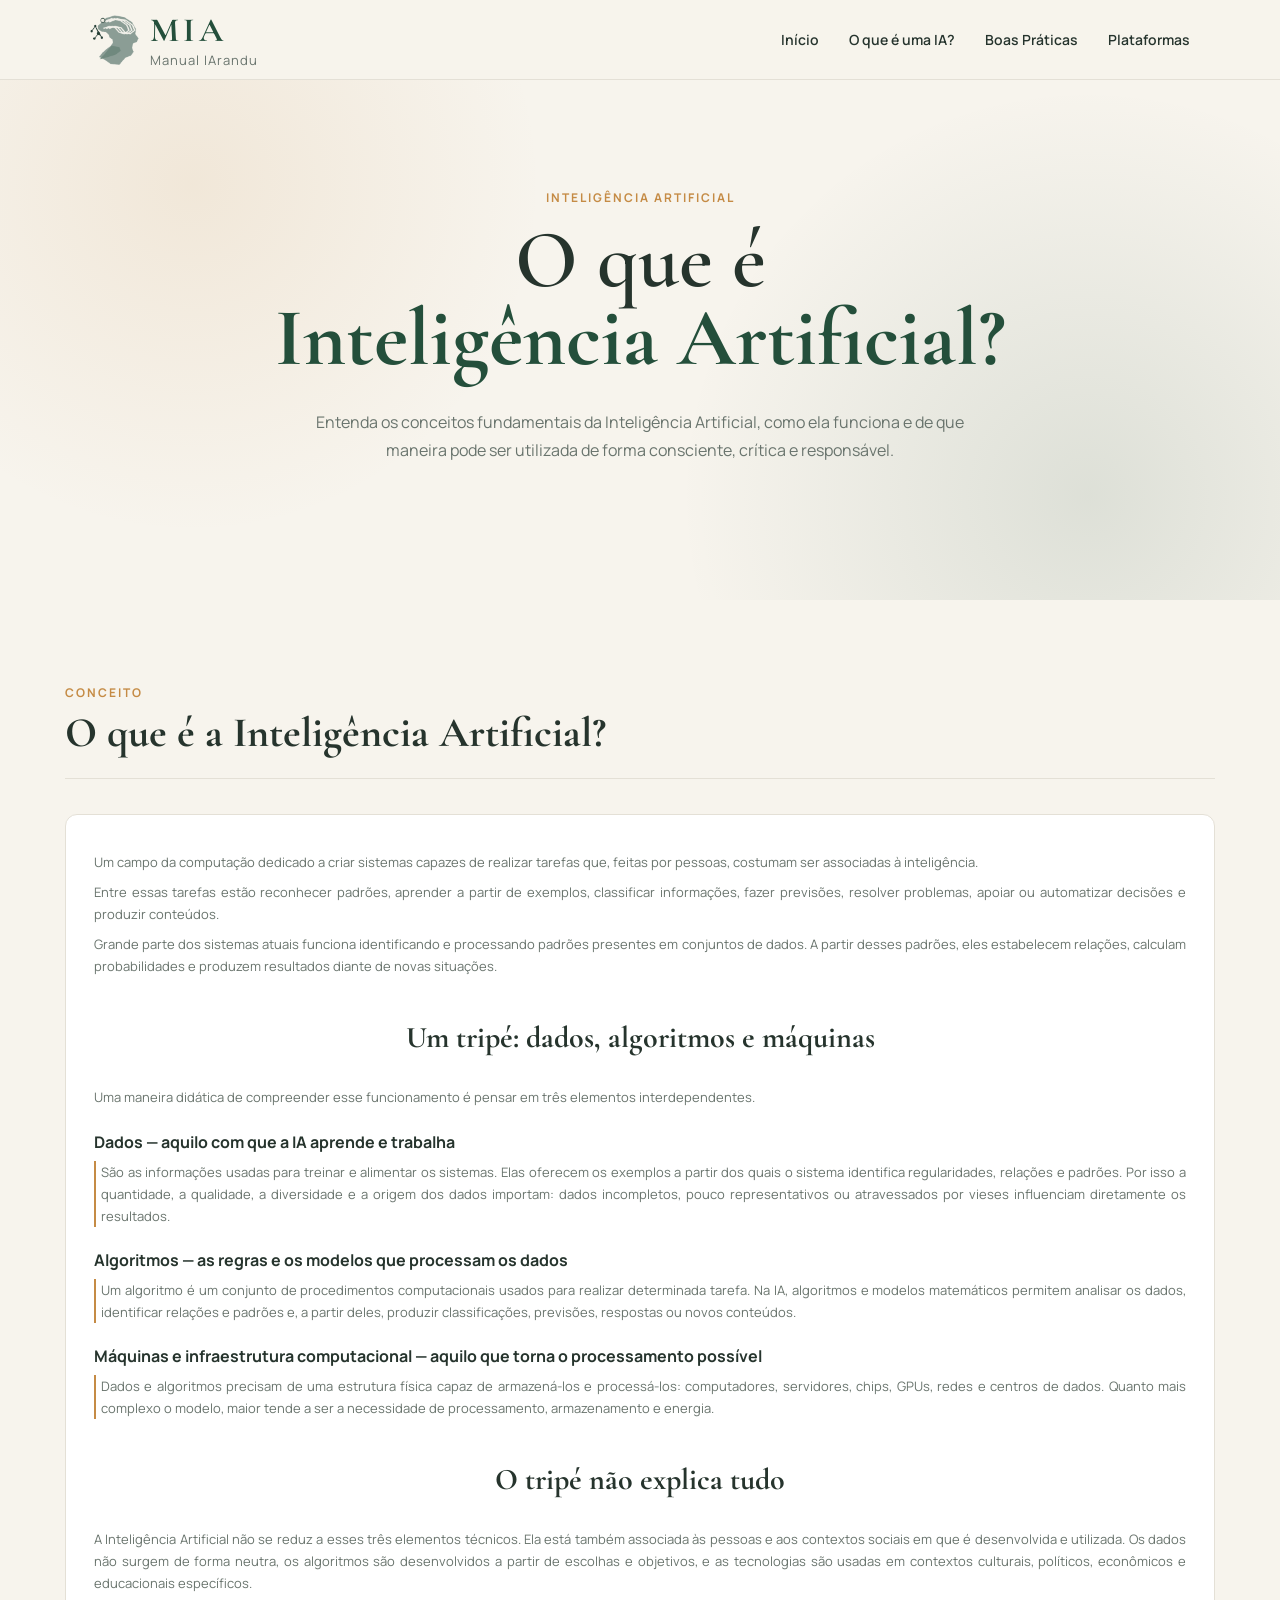
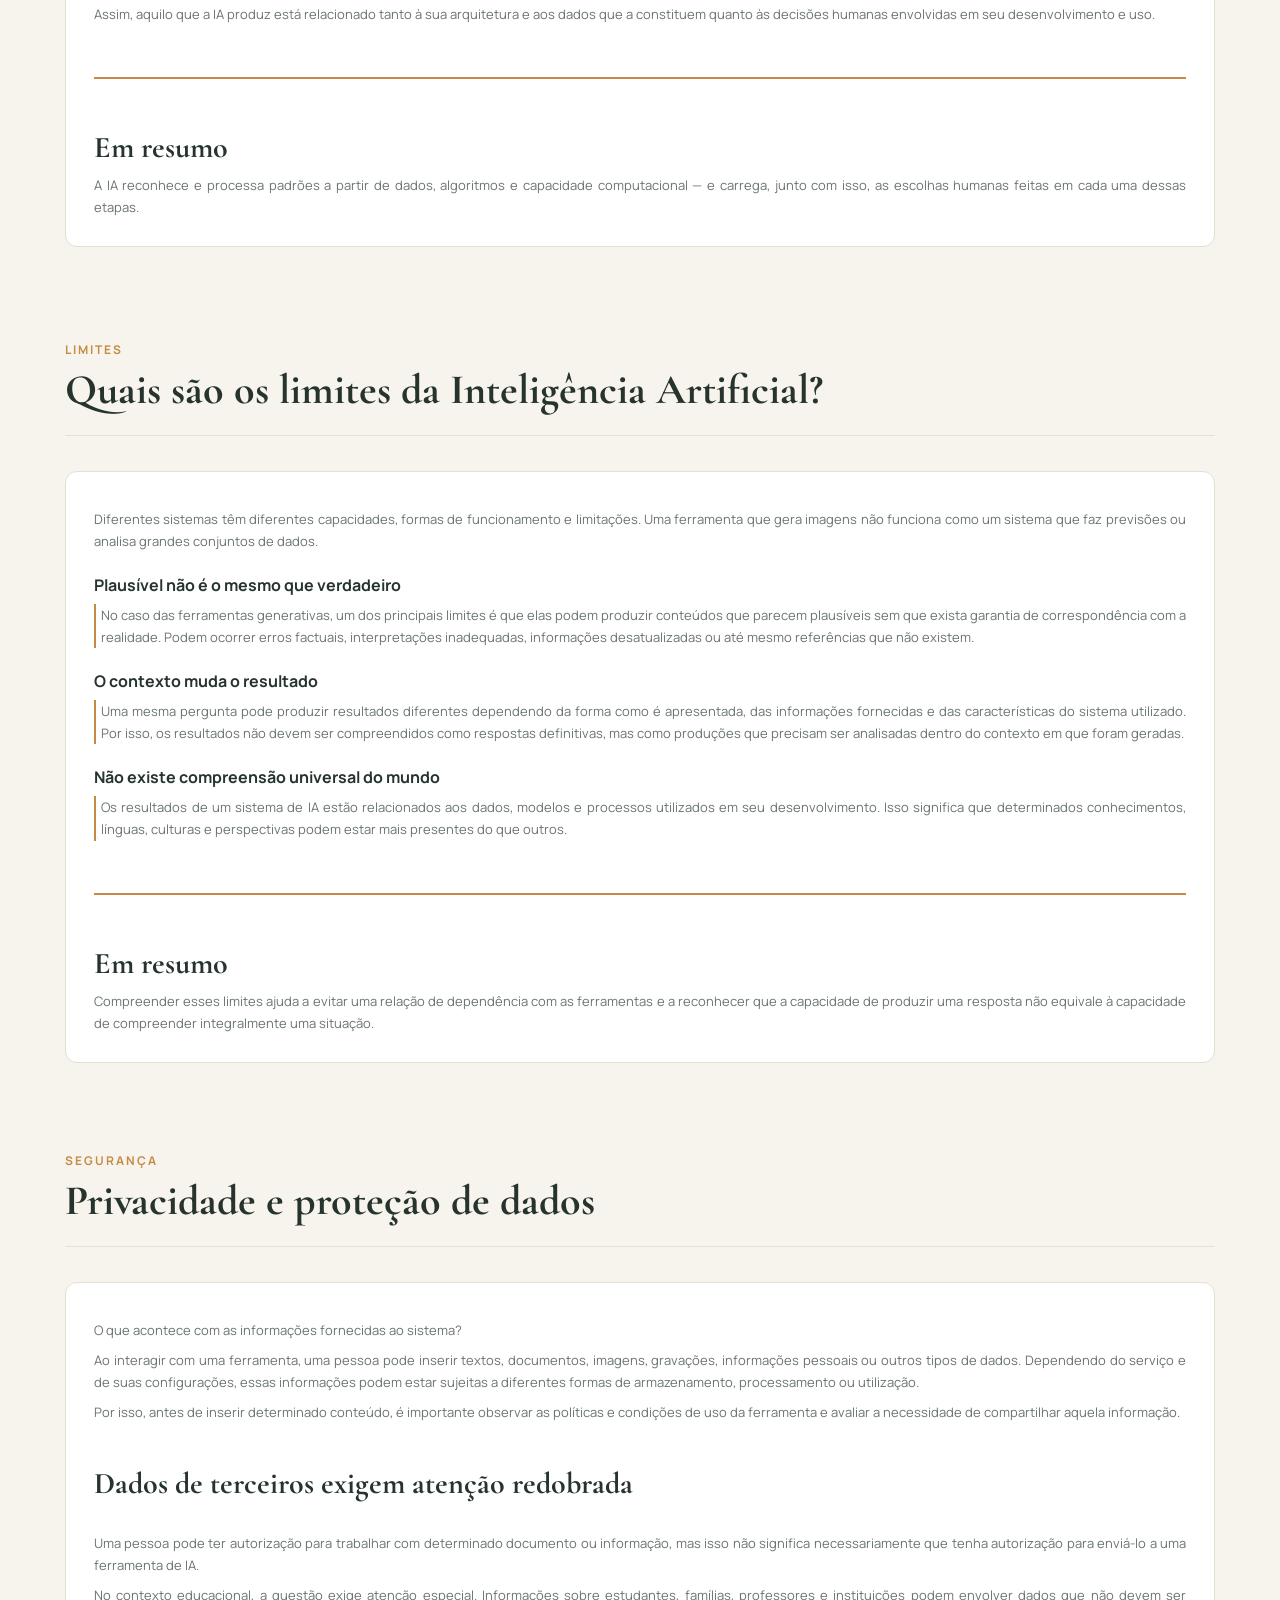
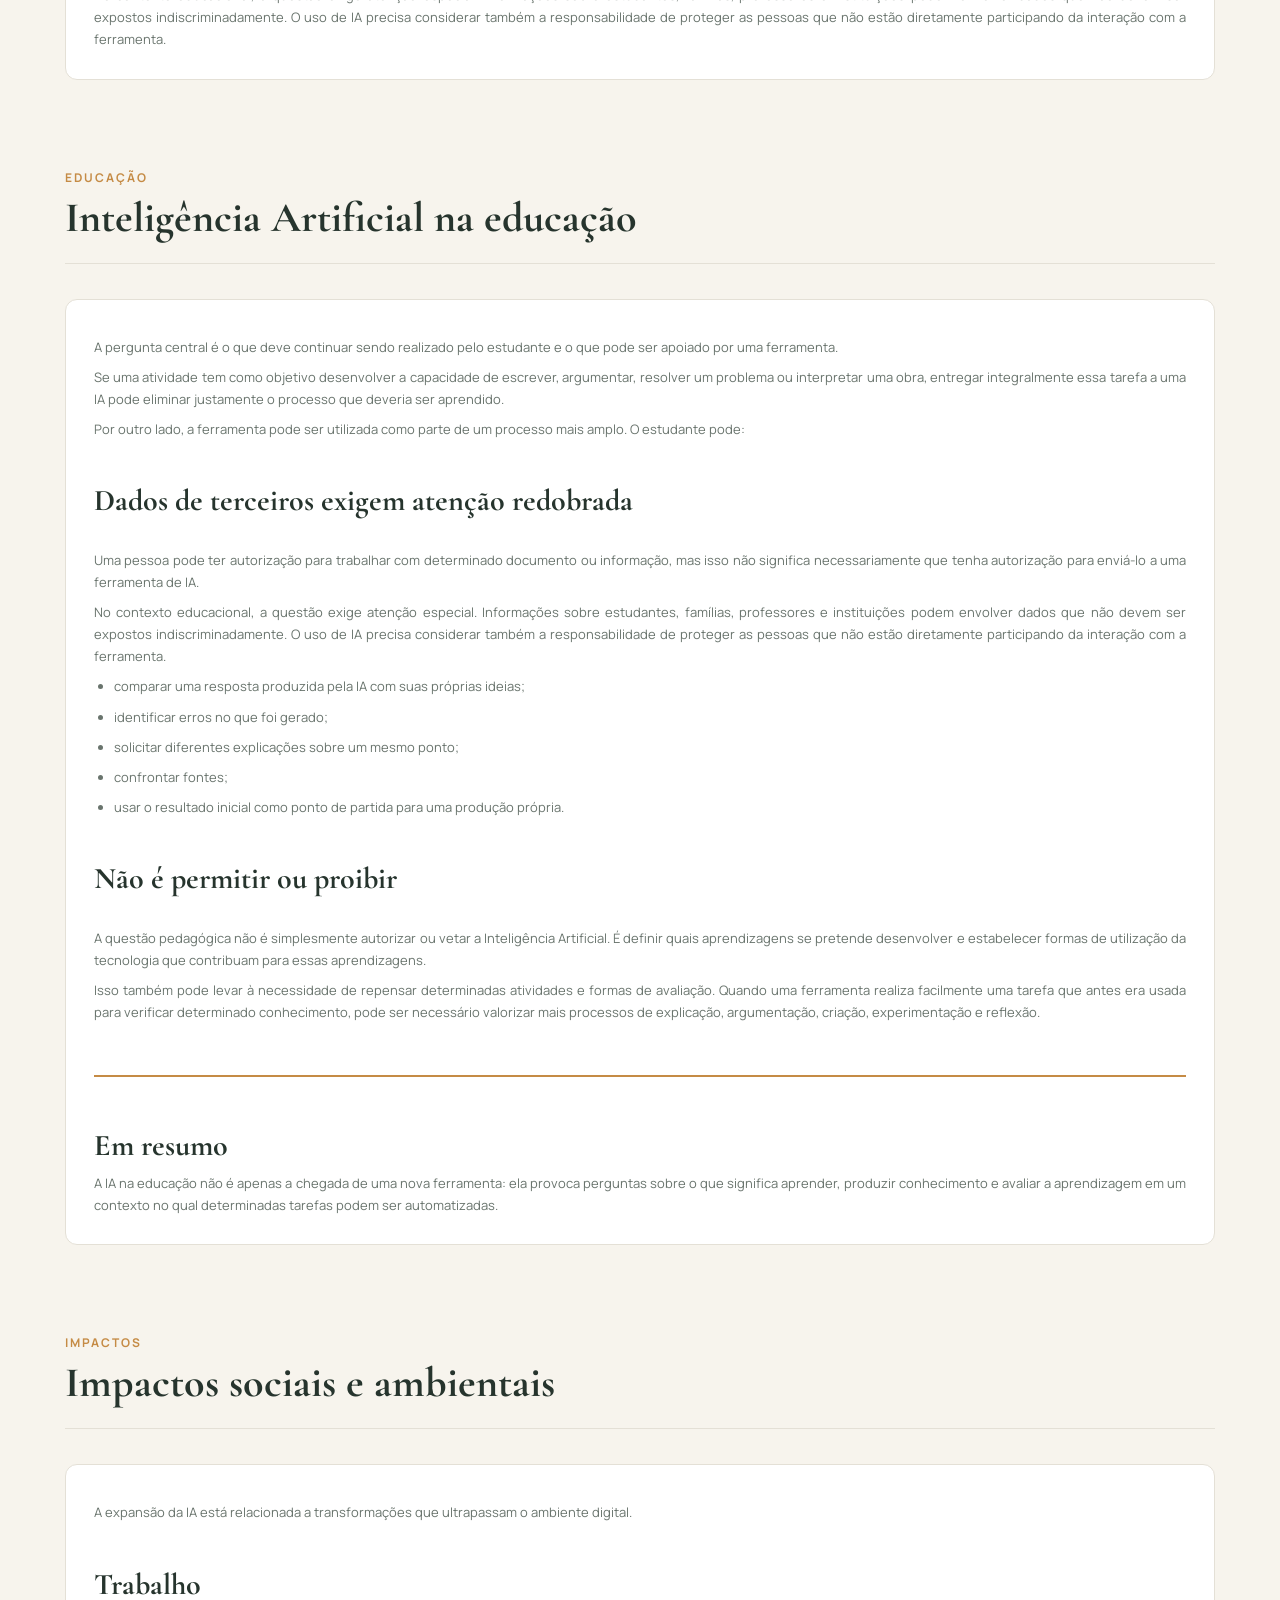
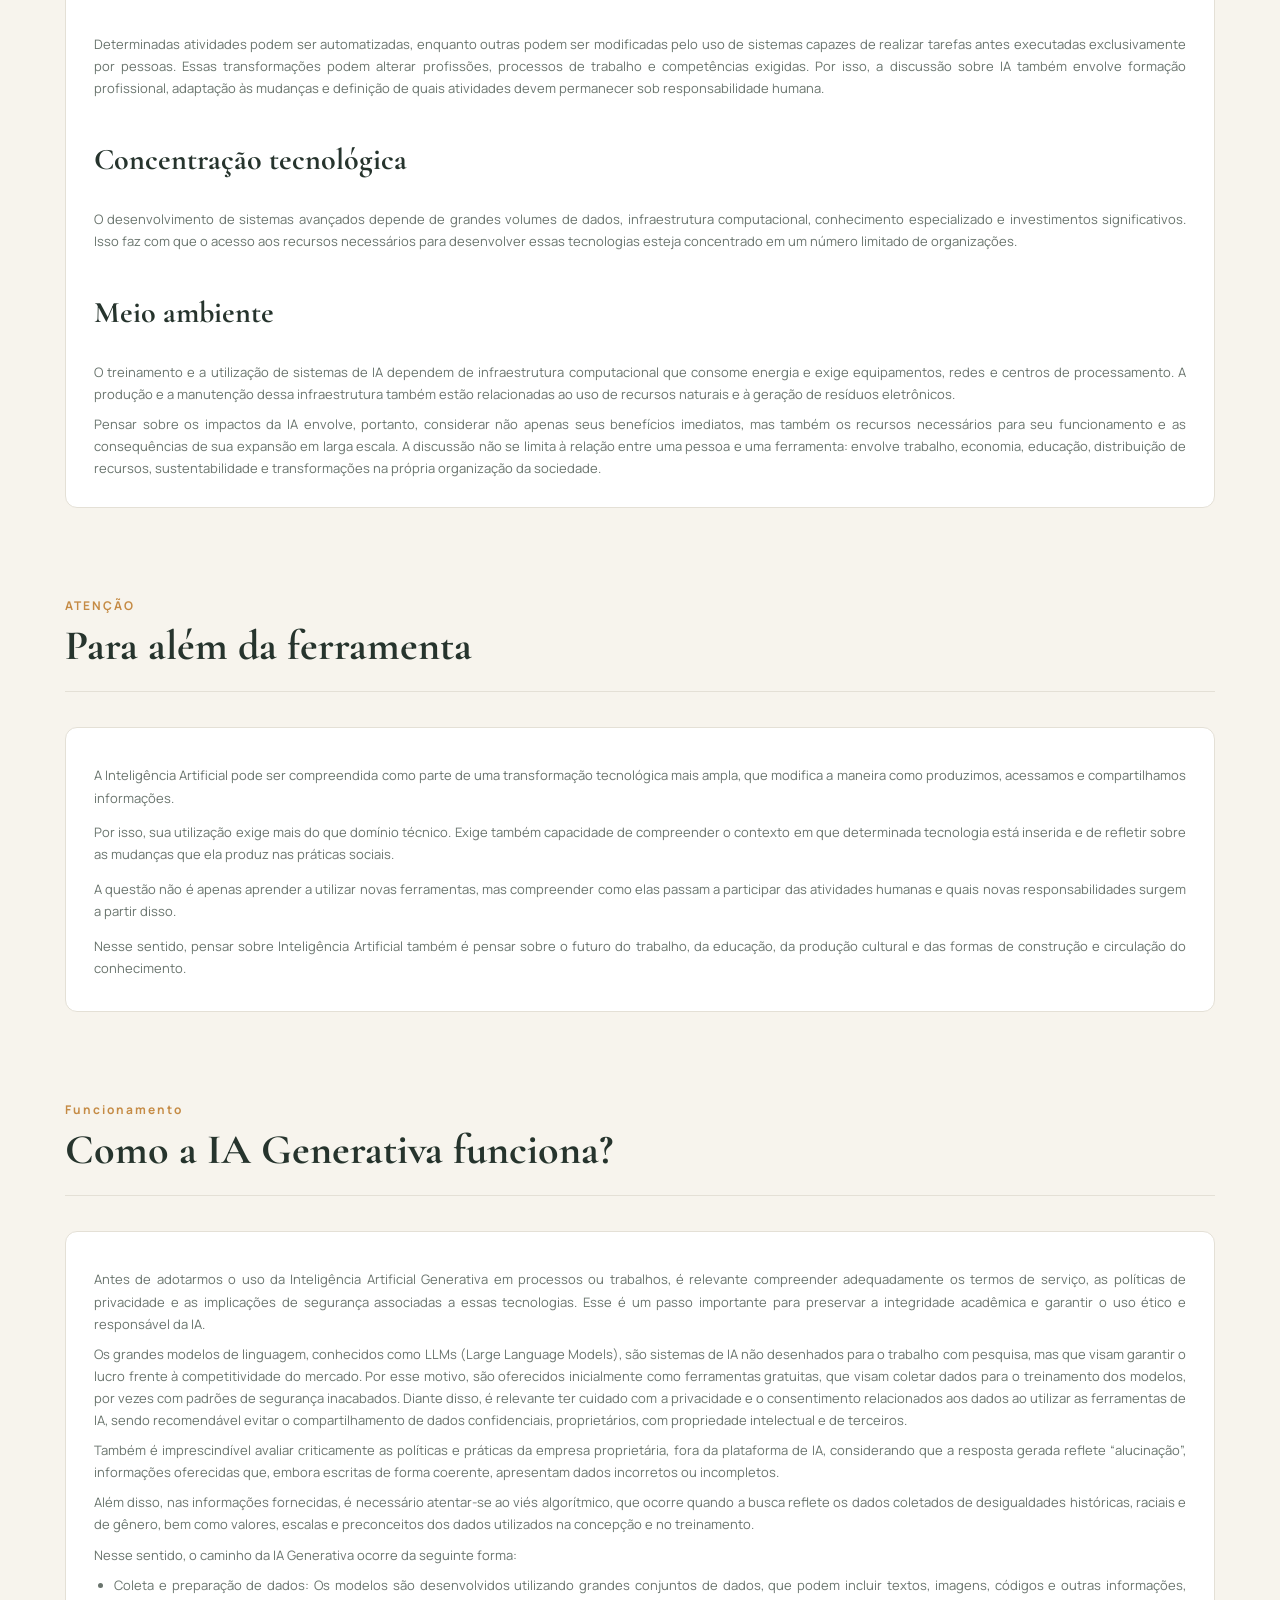
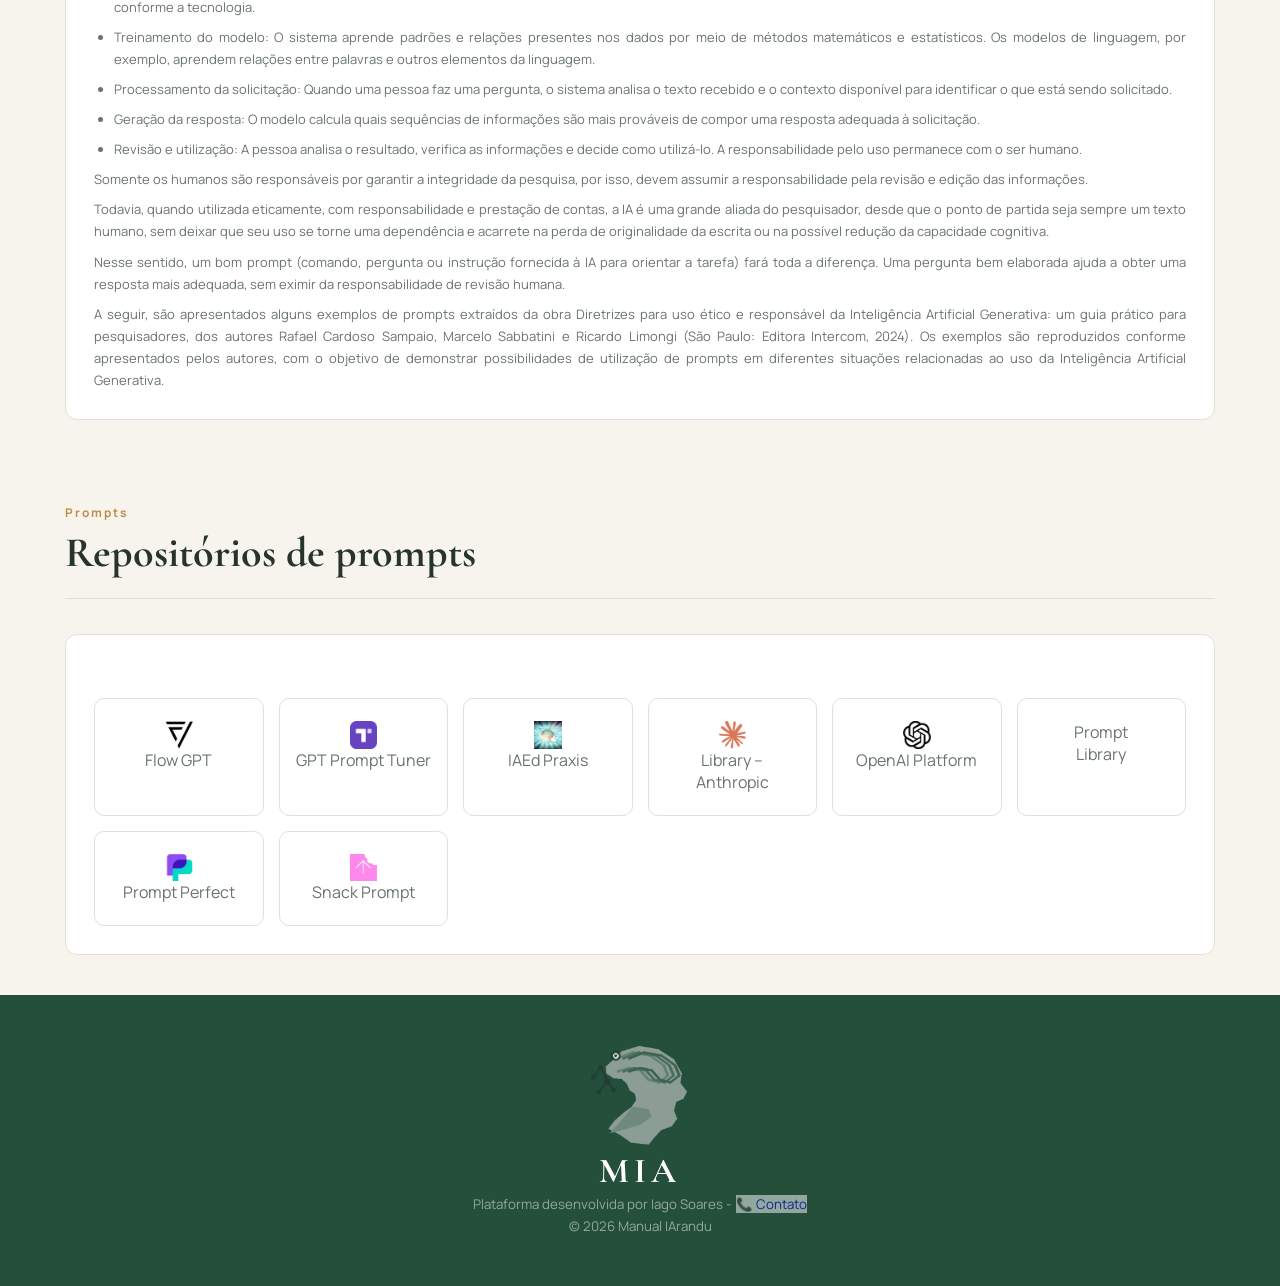
<file: o-que-e-uma-ia.html>
<!DOCTYPE html>
<html lang="pt-BR">

<head>

    <meta charset="UTF-8">
    <meta name="viewport" content="width=device-width, initial-scale=1.0">

    <title>MIA | O que é a IA?</title>

    <link rel="preconnect" href="https://fonts.googleapis.com">
    <link rel="preconnect" href="https://fonts.gstatic.com" crossorigin>
    <link href="https://fonts.googleapis.com/css2?family=Cormorant+Garamond:wght@500;600;700&family=Manrope:wght@400;500;600;700&display=swap" rel="stylesheet">
    <link rel="icon" type="image/png" href="imagens/logo.png">
    <link rel="stylesheet" href="style.css">

    <script src="js/menu.js" defer></script>

</head>

<body>

    <!-- =====================================================================================================================================
    Cabeçalho      Cabeçalho      Cabeçalho      Cabeçalho     Cabeçalho     Cabeçalho     Cabeçalho     Cabeçalho     Cabeçalho     Cabeçalho     
    ====================================================================================================================================== -->

    <header>

        <div class="logo">

            <a href="index.html">

                <img src="imagens/logo.png" alt="Logo do Manual IArandu.">

                <div class="logo-text">

                    <h2>MIA</h2>

                    <span>Manual IArandu</span>

                </div>

            </a>

        </div>

        <button class="menu-toggle" id="menuToggle" aria-label="Abrir menu">☰</button>
        
        <nav id="menu">

            <a href="index.html">Início</a>
            <a href="o-que-e-uma-ia.html">O que é uma IA?</a>
            <a href="boas-praticas.html">Boas Práticas</a>
            <a href="plataformas.html">Plataformas</a>

        </nav>

    </header>

    <!-- =====================================================================================================================================
    Conteúdo da página      Conteúdo da página      Conteúdo da página      Conteúdo da página      Conteúdo da página      Conteúdo da página          
    ====================================================================================================================================== -->

    <main>

    <!------------------------------------------------------------ Primera seção ------------------------------------------------------------>

        <section class="hero">

            <div class="hero-content">

                <span class="tag">INTELIGÊNCIA ARTIFICIAL</span>

                <h1>
                    O que é 
                    <strong>Inteligência Artificial?</strong>
                </h1>

                <p>
                    Entenda os conceitos fundamentais da Inteligência Artificial,
                    como ela funciona e de que maneira pode ser utilizada de forma
                    consciente, crítica e responsável.
                </p>

            </div>

        </section>
    
    <!------------------------------------------------------------ Segunda seção ------------------------------------------------------------>

        <section class="categorias">

            <!-- Título da segunda seção -->

            <div class="titulo-secao">

                <span>CONCEITO</span>

                <h2>O que é a Inteligência Artificial?</h2>

            </div>

            <!-- Conteúdo da segunda seção -->

            <div class="card" style="margin-top: 35px;">

                <p>
                    Um campo da computação dedicado a criar sistemas capazes de realizar 
                    tarefas que, feitas por pessoas, costumam ser associadas à inteligência.
                </p>

                <p>
                    Entre essas tarefas estão reconhecer padrões, aprender a partir de exemplos, 
                    classificar informações, fazer previsões, resolver problemas, apoiar ou 
                    automatizar decisões e produzir conteúdos.
                </p>
                <p>
                    Grande parte dos sistemas atuais funciona identificando e processando padrões 
                    presentes em conjuntos de dados. A partir desses padrões, eles estabelecem 
                    relações, calculam probabilidades e produzem resultados diante de novas 
                    situações.
                </p>

                <br>

                <h3 style="text-align: center;">Um tripé: dados, algoritmos e máquinas</h3>

                <br>

                <p>
                    Uma maneira didática de compreender esse funcionamento é pensar em três 
                    elementos interdependentes.
                </p>

                <br>

                <h4>Dados — aquilo com que a IA aprende e trabalha</h4>

                <p style="border-left: 2px solid var(--dourado); padding-left: 5px;">
                    São as informações usadas para treinar e alimentar os sistemas. Elas oferecem os 
                    exemplos a partir dos quais o sistema identifica regularidades, relações e 
                    padrões. Por isso a quantidade, a qualidade, a diversidade e a origem dos 
                    dados importam: dados incompletos, pouco representativos ou atravessados por 
                    vieses influenciam diretamente os resultados.
                </p>

                <br>

                <h4>Algoritmos — as regras e os modelos que processam os dados</h4>
                
                <p style="border-left: 2px solid var(--dourado); padding-left: 5px;">
                    Um algoritmo é um conjunto de procedimentos computacionais usados para realizar 
                    determinada tarefa. Na IA, algoritmos e modelos matemáticos permitem analisar 
                    os dados, identificar relações e padrões e, a partir deles, produzir 
                    classificações, previsões, respostas ou novos conteúdos.
                </p>

                <br>

                <h4>Máquinas e infraestrutura computacional — aquilo que torna o processamento possível</h4>
                
                <p style="border-left: 2px solid var(--dourado); padding-left: 5px;">
                    Dados e algoritmos precisam de uma estrutura física capaz de armazená-los e 
                    processá-los: computadores, servidores, chips, GPUs, redes e centros de dados. 
                    Quanto mais complexo o modelo, maior tende a ser a necessidade de processamento, 
                    armazenamento e energia.
                </p>

                <br>

                <h3 style="text-align: center;">O tripé não explica tudo</h3>

                <br>
                
                <p>
                    A Inteligência Artificial não se reduz a esses três elementos técnicos. Ela está 
                    também associada às pessoas e aos contextos sociais em que é desenvolvida e 
                    utilizada. Os dados não surgem de forma neutra, os algoritmos são desenvolvidos 
                    a partir de escolhas e objetivos, e as tecnologias são usadas em contextos 
                    culturais, políticos, econômicos e educacionais específicos.
                </p>
                <p>
                    Assim, aquilo que a IA produz está relacionado tanto à sua arquitetura e aos 
                    dados que a constituem quanto às decisões humanas envolvidas em seu 
                    desenvolvimento e uso.                    
                </p>

                <br>

                <hr>

                <h3>Em resumo</h3>

                <p>
                    A IA reconhece e processa padrões a partir de dados, algoritmos e capacidade 
                    computacional — e carrega, junto com isso, as escolhas humanas feitas em cada 
                    uma dessas etapas.
                </p>
            
            </div>

        </section>
    
    <!------------------------------------------------------------ Terceira seção ------------------------------------------------------------>

        <section class="padding-definicao-categorias">

            <!-- Título da terceira seção -->

            <div class="titulo-secao">

                <span>LIMITES</span>

                <h2>Quais são os limites da Inteligência Artificial?</h2>

            </div>

            <!-- Conteúdo da terceira seção -->

            <div class="card" style="margin-top: 35px;">

                <p>
                    Diferentes sistemas têm diferentes capacidades, formas de funcionamento e limitações. 
                    Uma ferramenta que gera imagens não funciona como um sistema que faz previsões ou 
                    analisa grandes conjuntos de dados.
                </p>

                <br>

                <h4>Plausível não é o mesmo que verdadeiro</h4>

                <p style="border-left: 2px solid var(--dourado); padding-left: 5px;">
                    No caso das ferramentas generativas, um dos principais limites é que elas podem produzir 
                    conteúdos que parecem plausíveis sem que exista garantia de correspondência com a 
                    realidade. Podem ocorrer erros factuais, interpretações inadequadas, informações 
                    desatualizadas ou até mesmo referências que não existem.
                </p>

                <br>

                <h4>O contexto muda o resultado</h4>
                
                <p style="border-left: 2px solid var(--dourado); padding-left: 5px;">
                    Uma mesma pergunta pode produzir resultados diferentes dependendo da forma como é apresentada, 
                    das informações fornecidas e das características do sistema utilizado. Por isso, os resultados 
                    não devem ser compreendidos como respostas definitivas, mas como produções que precisam ser 
                    analisadas dentro do contexto em que foram geradas.
                </p>

                <br>

                <h4>Não existe compreensão universal do mundo</h4>
                
                <p style="border-left: 2px solid var(--dourado); padding-left: 5px;">
                    Os resultados de um sistema de IA estão relacionados aos dados, modelos e processos utilizados 
                    em seu desenvolvimento. Isso significa que determinados conhecimentos, línguas, culturas e 
                    perspectivas podem estar mais presentes do que outros.
                </p>

                <br>

                <hr>

                <h3>Em resumo</h3>

                <p>
                    Compreender esses limites ajuda a evitar uma relação de dependência com as ferramentas e a 
                    reconhecer que a capacidade de produzir uma resposta não equivale à capacidade de compreender 
                    integralmente uma situação.
                </p>
            
            </div>

        </section>

    <!------------------------------------------------------------ Quarta seção ------------------------------------------------------------>

        <section class="padding-definicao-categorias" style="margin-top: 35px;">

            <!-- Título da quarta seção -->

            <div class="titulo-secao">

                <span>SEGURANÇA</span>

                <h2>Privacidade e proteção de dados</h2>

            </div>

            <!-- Conteúdo da quarta seção -->

            <div class="card" style="margin-top: 35px;">

                <p>
                    O que acontece com as informações fornecidas ao sistema?
                </p>

                <p>
                    Ao interagir com uma ferramenta, uma pessoa pode inserir textos, documentos, imagens, 
                    gravações, informações pessoais ou outros tipos de dados. Dependendo do serviço e de 
                    suas configurações, essas informações podem estar sujeitas a diferentes formas de 
                    armazenamento, processamento ou utilização.
                </p>

                <p>
                    Por isso, antes de inserir determinado conteúdo, é importante observar as políticas e 
                    condições de uso da ferramenta e avaliar a necessidade de compartilhar aquela informação.
                </p>

                <br>

                <h3>Dados de terceiros exigem atenção redobrada</h3>

                <br>

                <p>
                    Uma pessoa pode ter autorização para trabalhar com determinado documento ou informação, mas 
                    isso não significa necessariamente que tenha autorização para enviá-lo a uma ferramenta de 
                    IA.
                </p>

                <p>
                    No contexto educacional, a questão exige atenção especial. Informações sobre estudantes, 
                    famílias, professores e instituições podem envolver dados que não devem ser expostos 
                    indiscriminadamente. O uso de IA precisa considerar também a responsabilidade de proteger 
                    as pessoas que não estão diretamente participando da interação com a ferramenta.
                </p>
            
            </div>

        </section>

    <!------------------------------------------------------------ Quinta seção ------------------------------------------------------------>

        <section class="padding-definicao-categorias" style="margin-top: 35px;">

            <!-- Título da quinta seção -->

            <div class="titulo-secao">

                <span>EDUCAÇÃO</span>

                <h2>Inteligência Artificial na educação</h2>

            </div>

            <!-- Conteúdo da quinta seção -->

            <div class="card" style="margin-top: 35px;">

                <p>
                    A pergunta central é o que deve continuar sendo realizado pelo estudante e o que pode 
                    ser apoiado por uma ferramenta.
                </p>

                <p>
                    Se uma atividade tem como objetivo desenvolver a capacidade de escrever, argumentar, 
                    resolver um problema ou interpretar uma obra, entregar integralmente essa tarefa a uma 
                    IA pode eliminar justamente o processo que deveria ser aprendido.
                </p>

                <p>
                    Por outro lado, a ferramenta pode ser utilizada como parte de um processo mais amplo. 
                    O estudante pode:
                </p>

                <br>

                <h3>Dados de terceiros exigem atenção redobrada</h3>

                <br>

                <p>
                    Uma pessoa pode ter autorização para trabalhar com determinado documento ou informação, mas 
                    isso não significa necessariamente que tenha autorização para enviá-lo a uma ferramenta de 
                    IA.
                </p>

                <p>
                    No contexto educacional, a questão exige atenção especial. Informações sobre estudantes, 
                    famílias, professores e instituições podem envolver dados que não devem ser expostos 
                    indiscriminadamente. O uso de IA precisa considerar também a responsabilidade de proteger 
                    as pessoas que não estão diretamente participando da interação com a ferramenta.
                </p>

                <ul>

                    <li>comparar uma resposta produzida pela IA com suas próprias ideias;</li>
                    <li>identificar erros no que foi gerado;</li>
                    <li>solicitar diferentes explicações sobre um mesmo ponto;</li>
                    <li>confrontar fontes;</li>
                    <li>usar o resultado inicial como ponto de partida para uma produção própria.</li>

                </ul>

                <br>

                <h3>Não é permitir ou proibir</h3>

                <br>

                <p>
                    A questão pedagógica não é simplesmente autorizar ou vetar a Inteligência Artificial. 
                    É definir quais aprendizagens se pretende desenvolver e estabelecer formas de utilização 
                    da tecnologia que contribuam para essas aprendizagens.
                </p>

                <p>
                    Isso também pode levar à necessidade de repensar determinadas atividades e formas de 
                    avaliação. Quando uma ferramenta realiza facilmente uma tarefa que antes era usada para 
                    verificar determinado conhecimento, pode ser necessário valorizar mais processos de explicação, 
                    argumentação, criação, experimentação e reflexão.
                </p>

                <br>

                <hr>

                <h3>Em resumo</h3>

                <p>
                    A IA na educação não é apenas a chegada de uma nova ferramenta: ela provoca perguntas sobre o que 
                    significa aprender, produzir conhecimento e avaliar a aprendizagem em um contexto no qual 
                    determinadas tarefas podem ser automatizadas.
                </p>
              
            </div>

        </section>

    <!------------------------------------------------------------ Sexta seção ------------------------------------------------------------>

        <section class="padding-definicao-categorias" style="margin-top: 35px;">

            <!-- Título da sexta seção -->

            <div class="titulo-secao">

                <span>IMPACTOS</span>

                <h2>Impactos sociais e ambientais</h2>

            </div>

            <!-- Conteúdo da sexta seção -->

            <div class="card" style="margin-top: 35px;">

                <p>
                    A expansão da IA está relacionada a transformações que ultrapassam o ambiente digital.
                </p>

                <br>

                <h3>Trabalho</h3>

                <br>

                <p>
                    Determinadas atividades podem ser automatizadas, enquanto outras podem ser modificadas 
                    pelo uso de sistemas capazes de realizar tarefas antes executadas exclusivamente por 
                    pessoas. Essas transformações podem alterar profissões, processos de trabalho e 
                    competências exigidas. Por isso, a discussão sobre IA também envolve formação profissional, 
                    adaptação às mudanças e definição de quais atividades devem permanecer sob responsabilidade 
                    humana.
                </p>

                <br>

                <h3>Concentração tecnológica</h3>

                <br>

                <p>
                    O desenvolvimento de sistemas avançados depende de grandes volumes de dados, infraestrutura 
                    computacional, conhecimento especializado e investimentos significativos. Isso faz com que o 
                    acesso aos recursos necessários para desenvolver essas tecnologias esteja concentrado em um 
                    número limitado de organizações.
                </p>

                <br>

                <h3>Meio ambiente</h3>

                <br>

                <p>
                    O treinamento e a utilização de sistemas de IA dependem de infraestrutura computacional que 
                    consome energia e exige equipamentos, redes e centros de processamento. A produção e a manutenção 
                    dessa infraestrutura também estão relacionadas ao uso de recursos naturais e à geração de resíduos 
                    eletrônicos.
                </p>

                <p>
                    Pensar sobre os impactos da IA envolve, portanto, considerar não apenas seus benefícios imediatos, 
                    mas também os recursos necessários para seu funcionamento e as consequências de sua expansão em larga 
                    escala. A discussão não se limita à relação entre uma pessoa e uma ferramenta: envolve trabalho, economia, 
                    educação, distribuição de recursos, sustentabilidade e transformações na própria organização da sociedade.
                </p>
            
            </div>

        </section>

    <!------------------------------------------------------------ Sétima seção ------------------------------------------------------------>

        <section class="padding-definicao-categorias" style="margin-top: 35px;">

            <!-- Título da sétima seção -->

            <div class="titulo-secao">

                <span>ATENÇÃO</span>

                <h2>Para além da ferramenta</h2>
                
            </div>

            <!-- Conteúdo da sétima seção -->

            <div class="card" style="margin-top: 35px;">

                <p>
                    A Inteligência Artificial pode ser compreendida como parte de uma transformação tecnológica mais ampla, 
                    que modifica a maneira como produzimos, acessamos e compartilhamos informações.
                </p>

                <p>
                    Por isso, sua utilização exige mais do que domínio técnico. Exige também capacidade de compreender o 
                    contexto em que determinada tecnologia está inserida e de refletir sobre as mudanças que ela produz 
                    nas práticas sociais.
                </p>

                <p>
                    A questão não é apenas aprender a utilizar novas ferramentas, mas compreender como elas passam a 
                    participar das atividades humanas e quais novas responsabilidades surgem a partir disso.
                </p>

                <p>
                    Nesse sentido, pensar sobre Inteligência Artificial também é pensar sobre o futuro do trabalho, 
                    da educação, da produção cultural e das formas de construção e circulação do conhecimento.
                </p>
            
            </div>

        </section>

    <!------------------------------------------------------------ Oitava seção ------------------------------------------------------------>

        <section class="padding-definicao-categorias" style="margin-top: 35px;">

            <!-- Título da oitava seção -->

            <div class="titulo-secao">

                <span>Funcionamento</span>

                <h2>Como a IA Generativa funciona?</h2>
                
            </div>

            <!-- Conteúdo da oitava seção -->

            <div class="card" style="margin-top: 35px;">

                <p>
                    Antes de adotarmos o uso da Inteligência Artificial Generativa em processos ou trabalhos, é relevante compreender adequadamente os termos de serviço, as políticas 
                    de privacidade e as implicações de segurança associadas a essas tecnologias. Esse é um passo importante para preservar a integridade acadêmica e garantir o uso 
                    ético e responsável da IA.
                </p>

                <p>
                    Os grandes modelos de linguagem, conhecidos como LLMs (Large Language Models), são sistemas de IA não desenhados para o trabalho com pesquisa, mas que visam garantir 
                    o lucro frente à competitividade do mercado. Por esse motivo, são oferecidos inicialmente como ferramentas gratuitas, que visam coletar dados para o treinamento dos 
                    modelos, por vezes com padrões de segurança inacabados. Diante disso, é relevante ter cuidado com a privacidade e o consentimento relacionados aos dados ao utilizar 
                    as ferramentas de IA, sendo recomendável evitar o compartilhamento de dados confidenciais, proprietários, com propriedade intelectual e de terceiros.
                </p>

                <p>
                    Também é imprescindível avaliar criticamente as políticas e práticas da empresa proprietária, fora da plataforma de IA, considerando que a resposta gerada reflete 
                    “alucinação”, informações oferecidas que, embora escritas de forma coerente, apresentam dados incorretos ou incompletos.
                </p>

                <p>
                    Além disso, nas informações fornecidas, é necessário atentar-se ao viés algorítmico, que ocorre quando a busca reflete os dados coletados de desigualdades históricas, 
                    raciais e de gênero, bem como valores, escalas e preconceitos dos dados utilizados na concepção e no treinamento.
                </p>

                <p>
                    Nesse sentido, o caminho da IA Generativa ocorre da seguinte forma:
                </p>

                <ul>

                    <li>
                        Coleta e preparação de dados: Os modelos são desenvolvidos utilizando grandes conjuntos de dados, que podem incluir textos, imagens, códigos e outras 
                        informações, conforme a tecnologia.
                    </li>

                    <li>
                        Treinamento do modelo: O sistema aprende padrões e relações presentes nos dados por meio de métodos matemáticos e estatísticos. Os modelos de linguagem, 
                        por exemplo, aprendem relações entre palavras e outros elementos da linguagem.
                    </li>

                    <li>
                        Processamento da solicitação: Quando uma pessoa faz uma pergunta, o sistema analisa o texto recebido e o contexto disponível para identificar o que está 
                        sendo solicitado.
                    </li>

                    <li>
                        Geração da resposta: O modelo calcula quais sequências de informações são mais prováveis de compor uma resposta adequada à solicitação.
                    </li>

                    <li>
                        Revisão e utilização: A pessoa analisa o resultado, verifica as informações e decide como utilizá-lo. A responsabilidade pelo uso permanece com o ser humano.
                    </li>

                </ul>

                <p>
                    Somente os humanos são responsáveis por garantir a integridade da pesquisa, por isso, devem assumir a responsabilidade pela revisão e edição das informações.
                </p>

                <p>
                    Todavia, quando utilizada eticamente, com responsabilidade e prestação de contas, a IA é uma grande aliada do pesquisador, desde que o ponto de partida seja sempre um texto humano, sem deixar que seu uso se torne uma dependência e acarrete na perda de originalidade da escrita ou na possível redução da capacidade cognitiva.
                </p>

                <p>
                    Nesse sentido, um bom prompt (comando, pergunta ou instrução fornecida à IA para orientar a tarefa) fará toda a diferença. Uma pergunta bem elaborada ajuda a obter uma resposta mais adequada, sem eximir da responsabilidade de revisão humana.
                </p>

                <p>
                    A seguir, são apresentados alguns exemplos de prompts extraídos da obra Diretrizes para uso ético e responsável da Inteligência Artificial Generativa: um guia prático para pesquisadores, dos autores Rafael Cardoso Sampaio, Marcelo Sabbatini e Ricardo Limongi (São Paulo: Editora Intercom, 2024). Os exemplos são reproduzidos conforme apresentados pelos autores, com o objetivo de demonstrar possibilidades de utilização de prompts em diferentes situações relacionadas ao uso da Inteligência Artificial Generativa.
                </p>

            </div>

        </section>
    
    <!------------------------------------------------------------ Nona seção ------------------------------------------------------------>

        <section class="categorias">

            <!-- Título da nona seção -->

            <div class="titulo-secao">

                <span>Prompts</span>

                <h2>Repositórios de prompts</h2>
                
            </div>

            <!-- Conteúdo da nona seção -->

            <div class="card" style="margin-top: 35px;">

                <div class="categorias-grid">

                    <a href="https://flowgpt.com/" class="categoria" data-categoria="Texto" target="_blank">

                        <img src="imagens/flowgpt.png" alt="Logo do FlowGPT." class="emoji">
                        Flow GPT
                        
                    </a>

                    <a href="https://gptprompttuner.com/" class="categoria" data-categoria="Texto" target="_blank">

                        <img src="imagens/gptprompttuner.png" alt="Logo do GPT Prompt Turner." class="emoji">
                        GPT Prompt Tuner
                        
                    </a>

                    <a href="https://iaedpraxis101.substack.com/s/prompts" class="categoria" data-categoria="Texto" target="_blank">

                        <img src="imagens/iaedpraxis.png" alt="Logo do IAEd Praxis." class="emoji">
                        IAEd Praxis
                        
                    </a>

                    <a href="https://docs.anthropic.com/en/prompt-library/library" class="categoria" data-categoria="Texto" target="_blank">

                        <img src="imagens/library-anthropic.png" alt="Logo do Library – Anthropic." class="emoji">
                        Library – Anthropic
                        
                    </a>

                    <a href="https://platform.openai.com/docs" class="categoria" data-categoria="Texto" target="_blank">

                        <img src="imagens/openia.png" alt="Logo do OpenAI Platform." class="emoji">
                        OpenAI Platform
                        
                    </a>

                    <a href="https://www.moreusefulthings.com/prompts" class="categoria" data-categoria="Texto" target="_blank">

                        Prompt <br> Library
                        
                    </a>

                    <a href="https://promptperfect.jina.ai/" class="categoria" data-categoria="Texto" target="_blank">

                        <img src="imagens/promptperfect.png" alt="Logo do Prompt Perfect." class="emoji">
                        Prompt Perfect
                        
                    </a>

                    <a href="https://snackprompt.com/" class="categoria" data-categoria="Texto" target="_blank">

                        <img src="imagens/snackprompt.png" alt="Logo do Snack Prompt." class="emoji">
                        Snack Prompt
                        
                    </a>

                </div>
     
            </div>

        </section>

    </main>

    <!-- =====================================================================================================================================
    Rodapé     Rodapé     Rodapé     Rodapé     Rodapé     Rodapé     Rodapé     Rodapé     Rodapé     Rodapé     Rodapé     Rodapé     Rodapé
    ====================================================================================================================================== -->

    <footer>

        <img src="imagens/logo.png" alt="Logo do Manual IArandu.">

        <h2>MIA</h2>

        <small>Plataforma desenvolvida por Iago Soares - <a href="https://wa.me/5551986822027" target="_blank">📞 Contato </a>  </small> 
        <br>
        <small>© 2026 Manual IArandu</small>

    </footer>

</body>

</html>
</html>
</file>
<file: style.css>
/* =====================================================================================================================================
                                                          CONFIGURAÇÕES
   ===================================================================================================================================== */

* {
    margin: 0;
    padding: 0;
    box-sizing: border-box;
}

:root {
    --fundo: #f7f4ed;
    --branco: #ffffff;
    --verde: #244f3b;
    --verde-escuro: #183a2b;
    --dourado: #c58b45;
    --texto: #26342d;
    --cinza: #69746d;
    --borda: #e4e0d6;
}

html {
    scroll-behavior: smooth;
}

body {
    font-family: "Manrope", sans-serif;
    background: var(--fundo);
    color: var(--texto);
}

a {
    text-decoration: none;
}


/* =====================================================================================================================================
                                                               CABEÇALHO
===================================================================================================================================== */
header {
    min-height: 80px;
    padding: 10px 7%;
    display: flex;
    align-items: center;
    justify-content: space-between;
    background: rgba(247, 244, 237, 0.95);
    border-bottom: 1px solid var(--borda);
    position: sticky;
    top: 0;
    z-index: 100;
}


/* =====================================================================================================================================
                                                                LOGO
   ===================================================================================================================================== */

.logo {
    display: flex;
    align-items: center;
}

.logo a {
    display: flex;
    align-items: center;
    gap: 10px;
    text-decoration: none;
}


/* IMAGEM DA LOGO */

.logo img {
    width: 50px;
    height: 50px;
    object-fit: contain;
    display: block;
}


.logo-text {
    display: flex;
    flex-direction: column;
}

.logo h2 {
    margin: 0;
    font-family: "Cormorant Garamond", serif;
    font-size: 34px;
    letter-spacing: 4px;
    color: var(--verde);
}

.logo span {
    margin: 0;
    font-size: 13px;
    letter-spacing: 1px;
    color: var(--cinza);
}

/* =====================================================================================================================================
                                                                MENU
   ===================================================================================================================================== */

nav {
    display: flex;
    gap: 30px;
}

nav a {
    color: var(--texto);
    text-decoration: none;
    font-size: 14px;
    font-weight: 600;
}

nav a:hover {
    color: var(--dourado);
}


/* =====================================================================================================================================
                                                         BOTÃO DO MENU
   ===================================================================================================================================== */

.menu-toggle {
    display: none;
    background: none;
    border: none;
    font-size: 32px;
    color: var(--verde);
    cursor: pointer;
}


/* =====================================================================================================================================
                                                            MENU MOBILE
   ===================================================================================================================================== */

@media (max-width: 768px) {

    header {
        min-height: 70px;
        padding: 10px 5%;
    }

    /* LOGO NO CELULAR */

    .logo img {
        width: 40px;
        height: 40px;
    }

    .logo h2 {
        font-size: 27px;
        letter-spacing: 3px;
    }

    .logo span {
        font-size: 11px;
    }

    /* BOTÃO */

    .menu-toggle {
        display: block;
        z-index: 101;
    }

    /* MENU FECHADO */

    #menu {
        display: none;
        position: absolute;
        top: 100%;
        left: 0;
        width: 100%;
        flex-direction: column;
        gap: 0;
        background: rgba(247, 244, 237, 0.98);
        border-bottom: 1px solid var(--borda);
    }

    /* MENU ABERTO */

    #menu.active {
        display: flex;
    }

    /* LINKS */

    #menu a {
        padding: 16px 5%;
        font-size: 16px;
        border-bottom: 1px solid var(--borda);
    }

    #menu a:hover {
        background: rgba(0, 0, 0, 0.04);
    }
}



/* =====================================================================================================================================
                                                              HERO
===================================================================================================================================== */

.hero {
    min-height: 520px;
    display: flex;
    justify-content: center;
    align-items: center;
    padding: 70px 20px;
    background:
        radial-gradient(circle at 15% 20%,
            rgba(197, 139, 69, 0.12),
            transparent 30%),
        radial-gradient(circle at 85% 80%,
            rgba(36, 79, 59, 0.12),
            transparent 35%);
}

.hero-content {
    width: 100%;
    max-width: 900px;
    text-align: center;
}

.tag {
    color: var(--dourado);
    font-size: 12px;
    font-weight: 700;
    letter-spacing: 2px;
}

.hero h1 {
    margin-top: 15px;
    font-family: "Cormorant Garamond", serif;
    font-size: clamp(50px, 7vw, 82px);
    line-height: 0.95;
    font-weight: 600;
}

.hero h1 strong {
    display: block;
    color: var(--verde);
}

.hero p {
    max-width: 650px;
    margin: 30px auto;
    color: var(--cinza);
    font-size: 16px;
    line-height: 1.8;
}


/* =====================================================================================================================================
                                                          CAMPO DE BUSCA
===================================================================================================================================== */

.search-box {
    max-width: 780px;
    margin: 35px auto 0;
    display: flex;
    align-items: center;
    background: var(--branco);
    border: 1px solid var(--borda);
    border-radius: 12px;
    padding: 7px;
    box-shadow:
        0 15px 40px rgba(40, 50, 40, 0.08);
}

.search-icon {
    padding-left: 15px;
    font-size: 25px;
    color: var(--cinza);
}

#campoBusca {
    flex: 1;
    border: none;
    outline: none;
    padding: 16px;
    background: transparent;
    font-family: inherit;
    font-size: 15px;
    color: var(--texto);
}

#campoBusca::placeholder {
    color: #9a9f9b;
}

#botaoBuscar {
    border: none;
    padding: 15px 25px;
    border-radius: 8px;
    background: var(--verde);
    color: white;
    font-family: inherit;
    font-weight: 700;
    cursor: pointer;
    transition: 0.2s;
}

#botaoBuscar:hover {
    background: var(--verde-escuro);
}


/* =====================================================================================================================================
                                                            CATEGORIAS
===================================================================================================================================== */

.categorias {
    max-width: 1200px;
    margin: auto;
    padding: 80px 25px 40px;
}

.categorias-grid a {
    color: var(--cinza);
    text-align: center;
}

.categorias-menor-padding {
    max-width: 1200px;
    margin: auto;
    padding: 50px 25px 40px;
}

.padding-definicao-categorias {
    max-width: 1200px;
    margin: auto;
    padding: 50px 25px 0px;
}

.titulo-secao {
    padding-bottom: 20px;
    border-bottom: 1px solid var(--borda);
}

.titulo-secao span {
    color: var(--dourado);
    font-size: 12px;
    font-weight: 700;
    letter-spacing: 2px;
}


.titulo-secao h2 {
    margin-top: 5px;
    font-family: "Cormorant Garamond", serif;
    font-size: 42px;
}

.categorias-grid {
    margin-top: 35px;
    display: grid;
    grid-template-columns:
        repeat(6, 1fr);
    gap: 15px;
}

.categoria {
    padding: 22px 15px;
    border: 1px solid var(--borda);
    border-radius: 10px;
    background: var(--branco);
    text-align: left;
    font-family: inherit;
    cursor: pointer;
    transition: 0.2s;
}

.categoria:hover,
.categoria.ativa {
    transform: translateY(-4px);
    border-color: var(--dourado);
    box-shadow: 0 10px 25px rgba(40, 50, 40, 0.08);
}

.categoria .emoji {
    display: block;
    margin: auto;
    width: 20%;
}

.categoria strong {
    display: block;
    text-align: center;
    font-size: 14px;
}

.categoria small {
    display: block;
    text-align: center;
    margin-top: 5px;
    color: var(--cinza);
    font-size: 11px;
}

/* =====================================================================================================================================
                                                               RESULTADOS
===================================================================================================================================== */

.resultados {
    max-width: 1200px;
    margin: auto;
    padding: 50px 25px 100px;
}

.padding-definicao-categorias {
    max-width: 1200px;
    margin: auto;
    padding: 50px 25px 0px;
}

.cabecalho-resultados {
    display: flex;
    align-items: end;
    justify-content: space-between;
    padding-bottom: 20px;
    border-bottom: 1px solid var(--borda);
}

.cabecalho-resultados span {
    color: var(--dourado);
    font-size: 12px;
    font-weight: 700;
    letter-spacing: 2px;
}

.cabecalho-resultados h2 {
    margin-top: 5px;
    font-family: "Cormorant Garamond", serif;
    font-size: 42px;
}

#quantidade {
    color: var(--cinza);
    font-size: 13px;
}

#listaResultados {
    display: grid;
    grid-template-columns:
        repeat(3, 1fr);
    gap: 20px;
    margin-top: 30px;
}


/* ===========================================================================================================================================
    Cards     Cards     Cards      Cards      Cards      Cards     Cards     Cards     Cards     Cards     Cards     Cards     Cards     Cards        
=========================================================================================================================================== */

/* Equipe desenvolvedora */

.equipe-desenvolvedora {
    min-height: 285px;
    display: flex;
    flex-direction: row;
    padding: 28px;
    background: var(--branco);
    border: 1px solid var(--borda);
    border-radius: 12px;
    transition: 0.2s;
} 

.equipe-desenvolvedora p {
    flex-grow: 1;
    margin-top: 8px;
    color: var(--cinza);
    font-size: 13px;
    line-height: 1.7;
    text-align: justify;
    text-align-last: left;
    padding-left: 20px;
}

.equipe-desenvolvedora img {
    margin-top: 14px;
}

.card {
    min-height: 285px;
    display: flex;
    flex-direction: column;
    padding: 28px;
    background: var(--branco);
    border: 1px solid var(--borda);
    border-radius: 12px;
    transition: 0.2s;
}

.card:hover {
    transform: translateY(-5px);
    box-shadow: 0 15px 35px rgba(40, 50, 40, 0.08);
}

.card hr {
    border: none;
    height: 2px;
    background: var(--dourado);
    margin: 30px 0;
}

.card-topo {
    display: flex;
    align-items: center;
    justify-content: space-between;
}

.icone {
    width: 48px;
    height: 48px;
    display: flex;
    align-items: center;
    justify-content: center;
    border-radius: 10px;
    background: #eef1eb;
    font-size: 22px;
}

.tipo {
    color: var(--dourado);
    font-size: 10px;
    font-weight: 700;
    letter-spacing: 1px;
    text-transform: uppercase;
}

.card h3 {
    margin-top: 20px;
    font-family: "Cormorant Garamond", serif;
    font-size: 30px;
}

.card p {
    flex-grow: 1;
    margin-top: 8px;
    color: var(--cinza);
    font-size: 13px;
    line-height: 1.7;
    text-align: justify;
    text-align-last: left;
}

.card li {
    flex-grow: 1;
    margin-top: 8px;
    margin-left: 20px;
    color: var(--cinza);
    font-size: 13px;
    line-height: 1.7;
    text-align: justify;
    text-align-last: left;
}

.botoes {
    display: flex;
    gap: 10px;
    margin-top: 25px;
}

.botoes a {
    flex: 1;
    padding: 10px;
    border-radius: 7px;
    text-align: center;
    text-decoration: none;
    font-size: 11px;
    font-weight: 700;
}

.manual {
    background: var(--verde);
    color: white;
}

.site {
    border: 1px solid var(--borda);
    color: var(--texto);
}

.botoes a:hover {
    opacity: 0.8;
}

/* =====================================================================================================================================
                                                      SEM RESULTADOS
===================================================================================================================================== */

#semResultados {
    display: none;
    padding: 80px 20px;
    text-align: center;
    color: var(--cinza);
}

#semResultados .icone-vazio {
    font-size: 50px;
    margin-bottom: 15px;
}

#semResultados h3 {
    margin-bottom: 10px;
    color: var(--texto);
}


/* =====================================================================================================================================
                                                               RODAPÉ
===================================================================================================================================== */

footer {
    padding: 50px 20px;
    background: var(--verde);
    color: white;
    text-align: center;
}

footer img {
    width: 100px;
}

footer a {

    text-decoration: none;
    border: 1px solid var(--verde);;
    background-color: white;
}

footer h2 {
    font-family: "Cormorant Garamond", serif;
    font-size: 35px;
    letter-spacing: 5px;
}

footer p {
    margin: 10px 0 25px;
    font-size: 13px;
    opacity: 0.7;
}

footer small {
    opacity: 0.5;
}


/* =====================================================================================================================================
                                                               RESPONSIVIDADE
===================================================================================================================================== */

@media (max-width: 950px) {

    .categorias-grid {
        grid-template-columns:
            repeat(3, 1fr);
    }

    #listaResultados {
        grid-template-columns:
            repeat(2, 1fr);
    }


}


@media (max-width: 650px) {

    header {
        padding: 15px 20px;
    }

    #menu {
        display: none;
    }

    .hero {
        padding: 60px 20px;
    }

    .hero h1 {
        font-size: 55px;
    }

    .search-box {
        flex-direction: column;

        align-items: stretch;

        padding: 10px;
    }

    .search-icon {
        display: none;
    }

    #botaoBuscar {
        width: 100%;
    }

    .categorias-grid {
        grid-template-columns:
            repeat(2, 1fr);
    }

    #listaResultados {
        grid-template-columns:
            1fr;
    }

    .cabecalho-resultados {
        flex-direction: column;
        align-items: flex-start;
        gap: 10px;
    }

}

/* =====================================================================================================================================
                                                              RESPONSIVIDADE
===================================================================================================================================== */

.icone img {
    padding: 5px;     /* opcional, para espaçamento interno */
    width: 100%;
}
</file>
